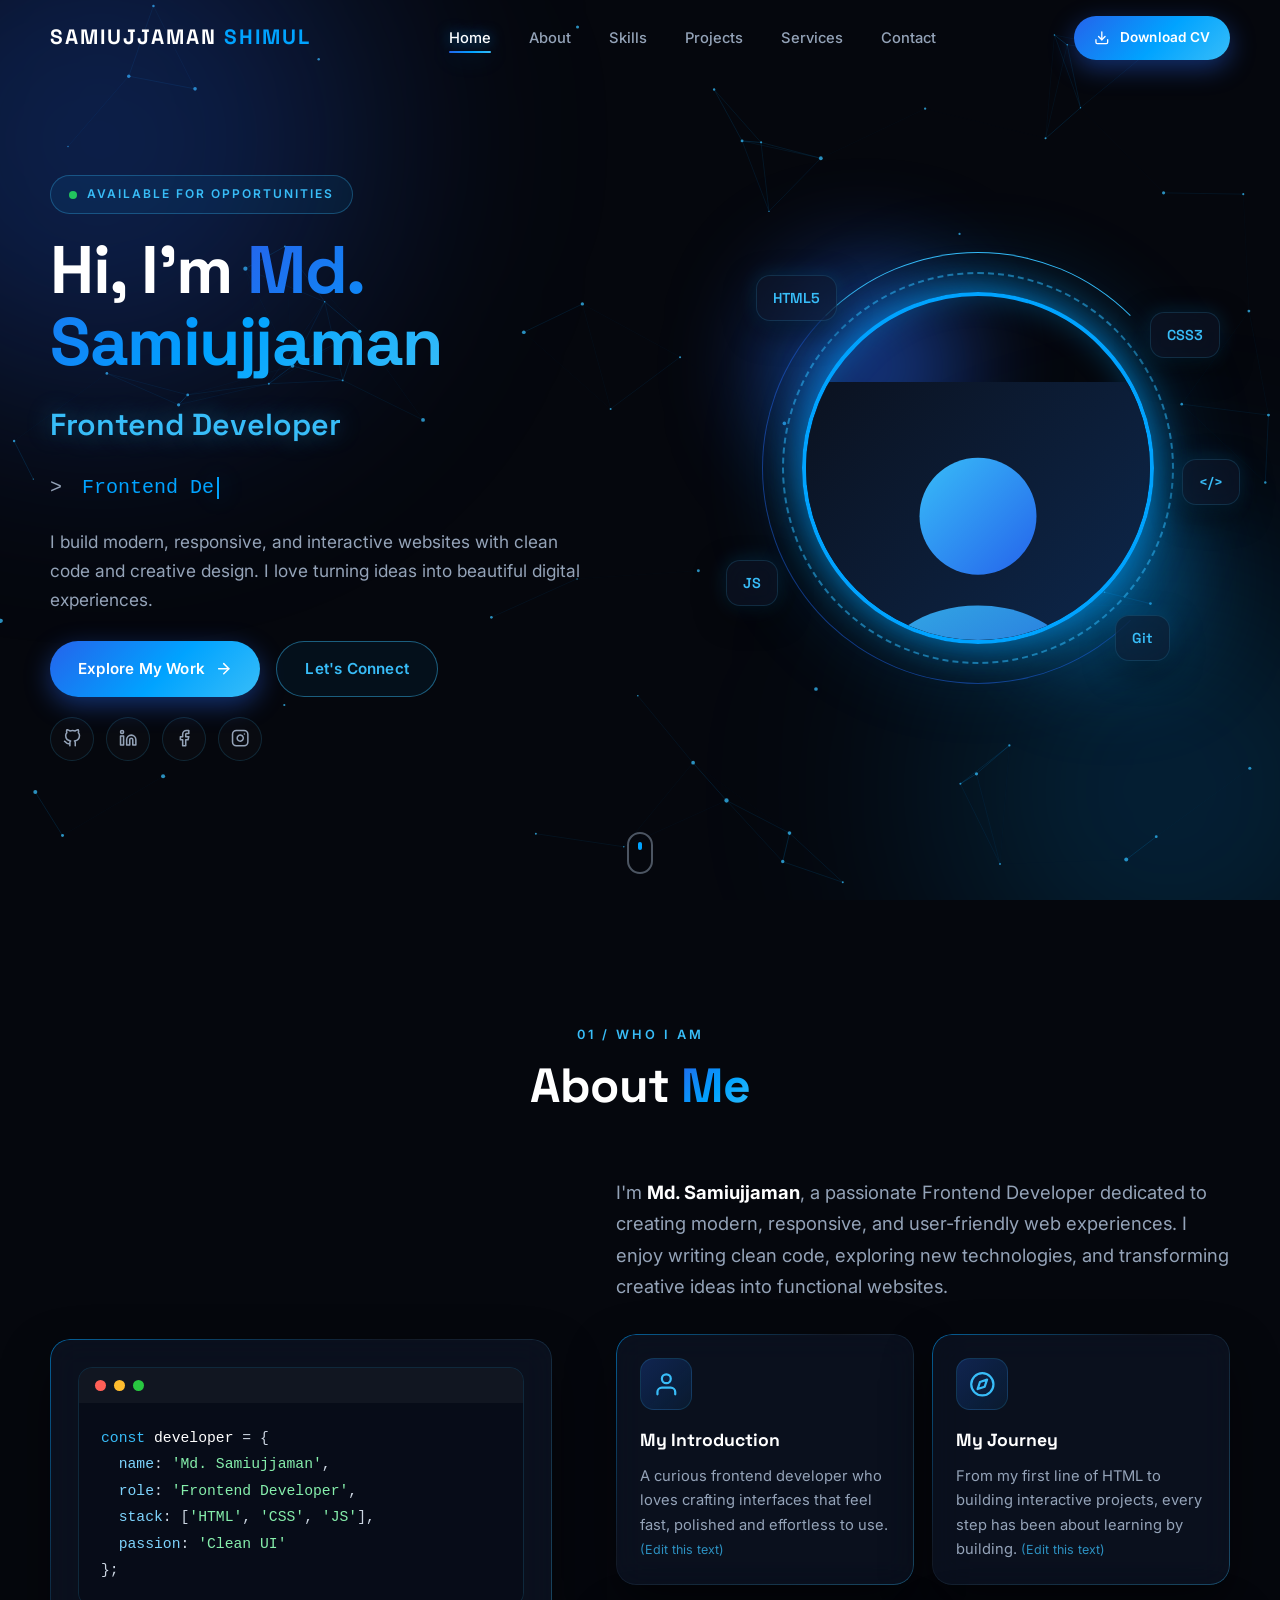
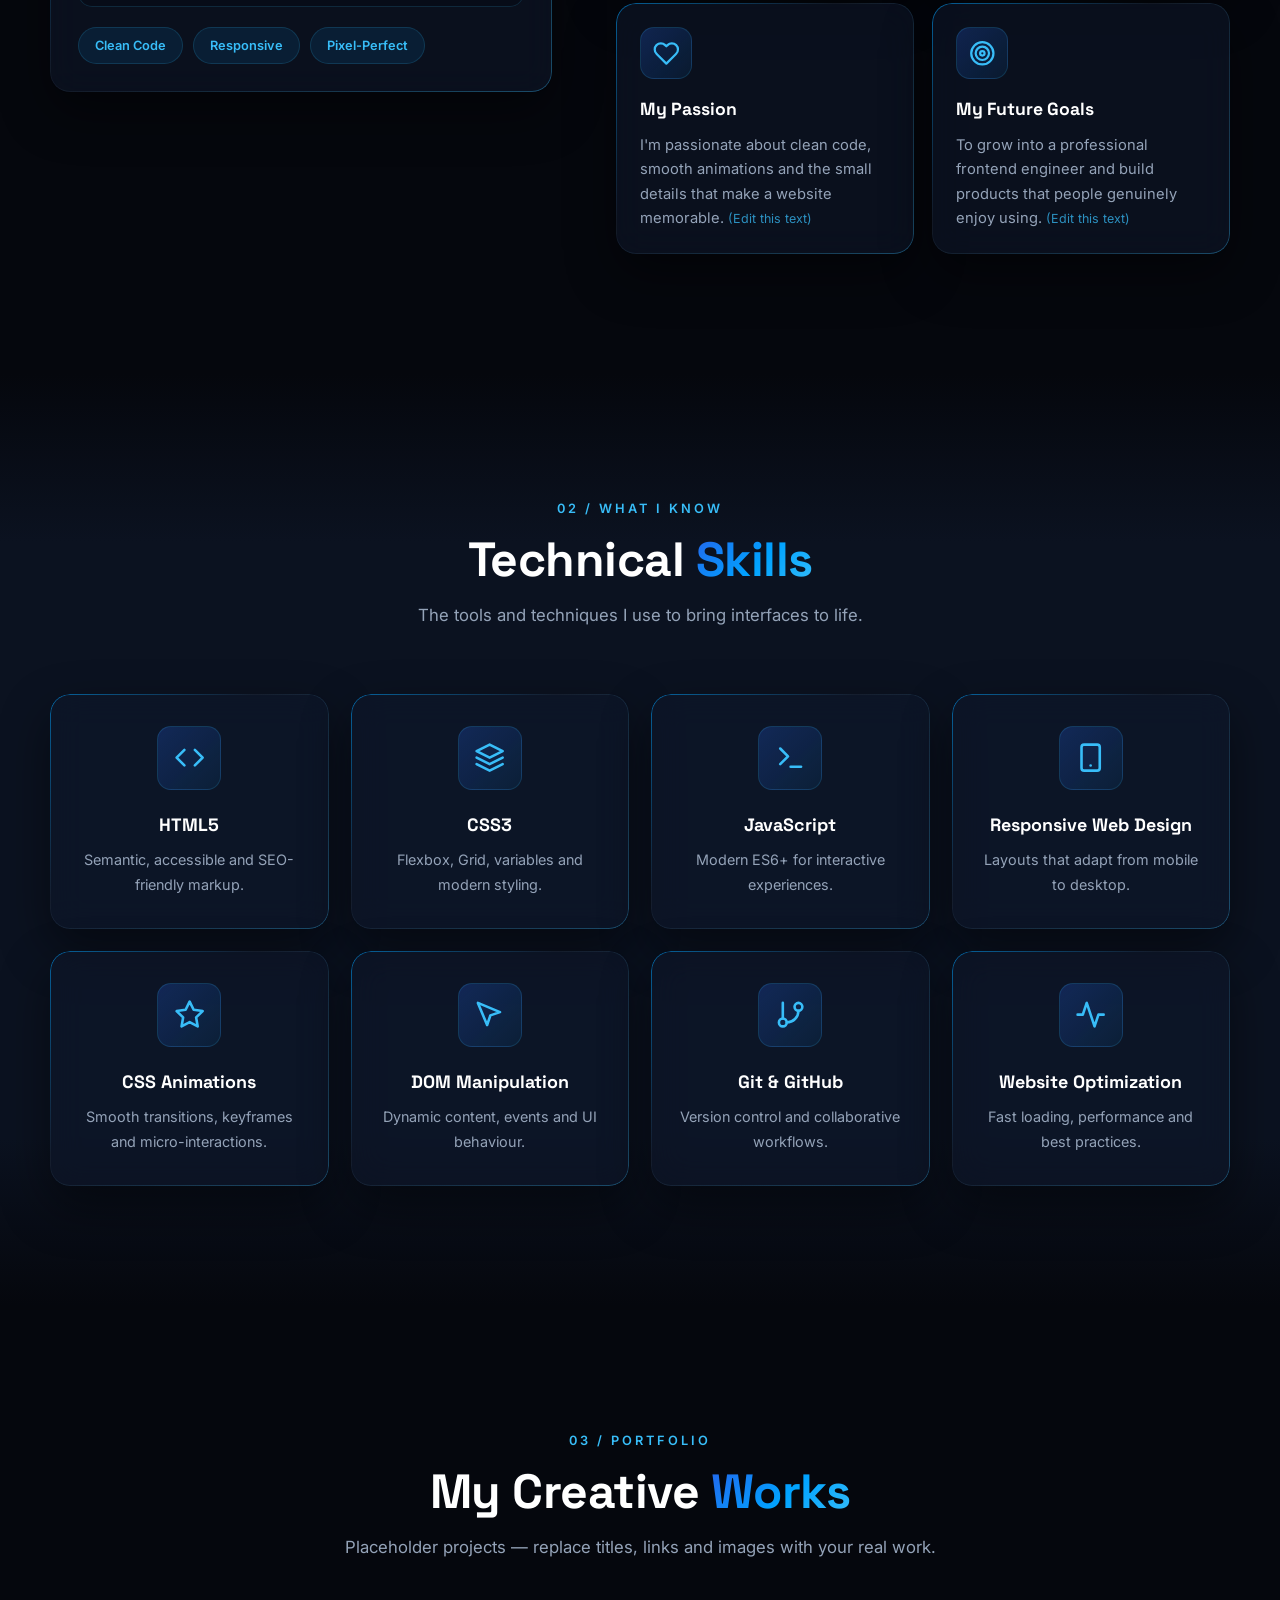
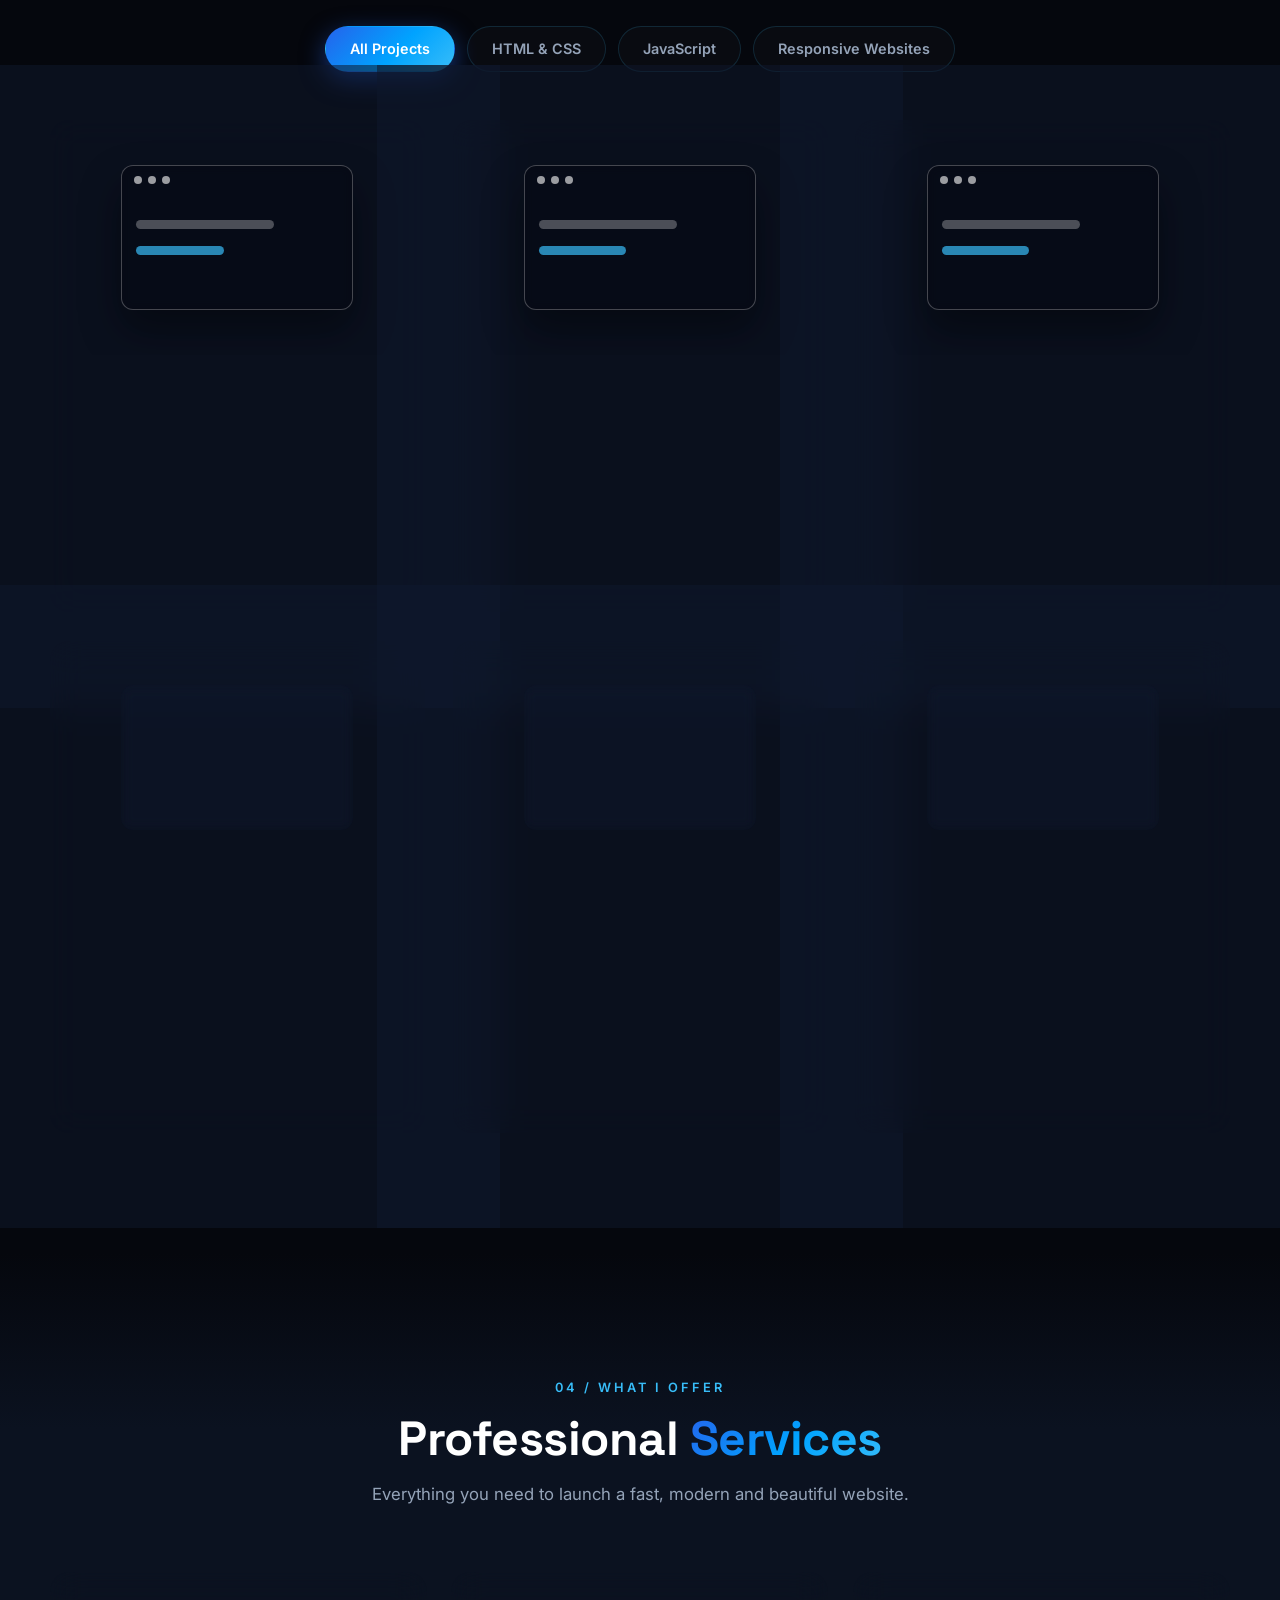
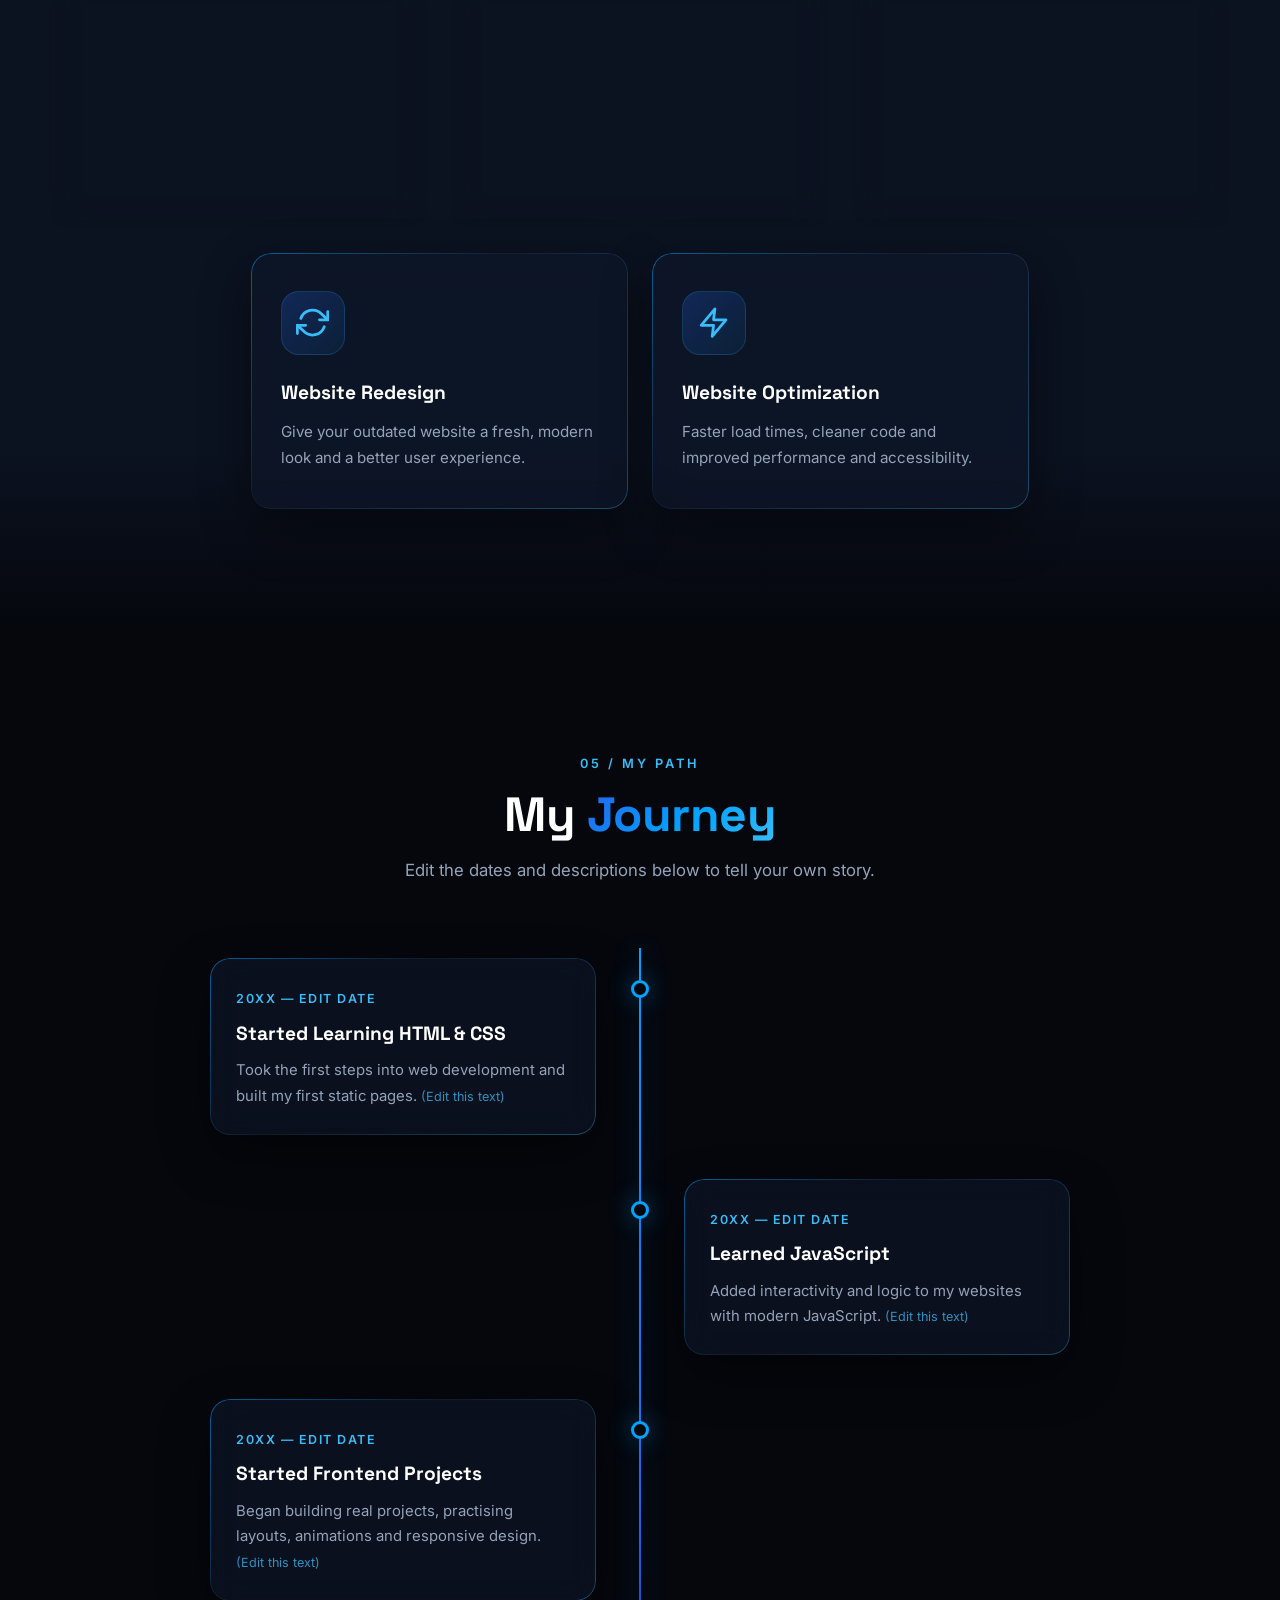
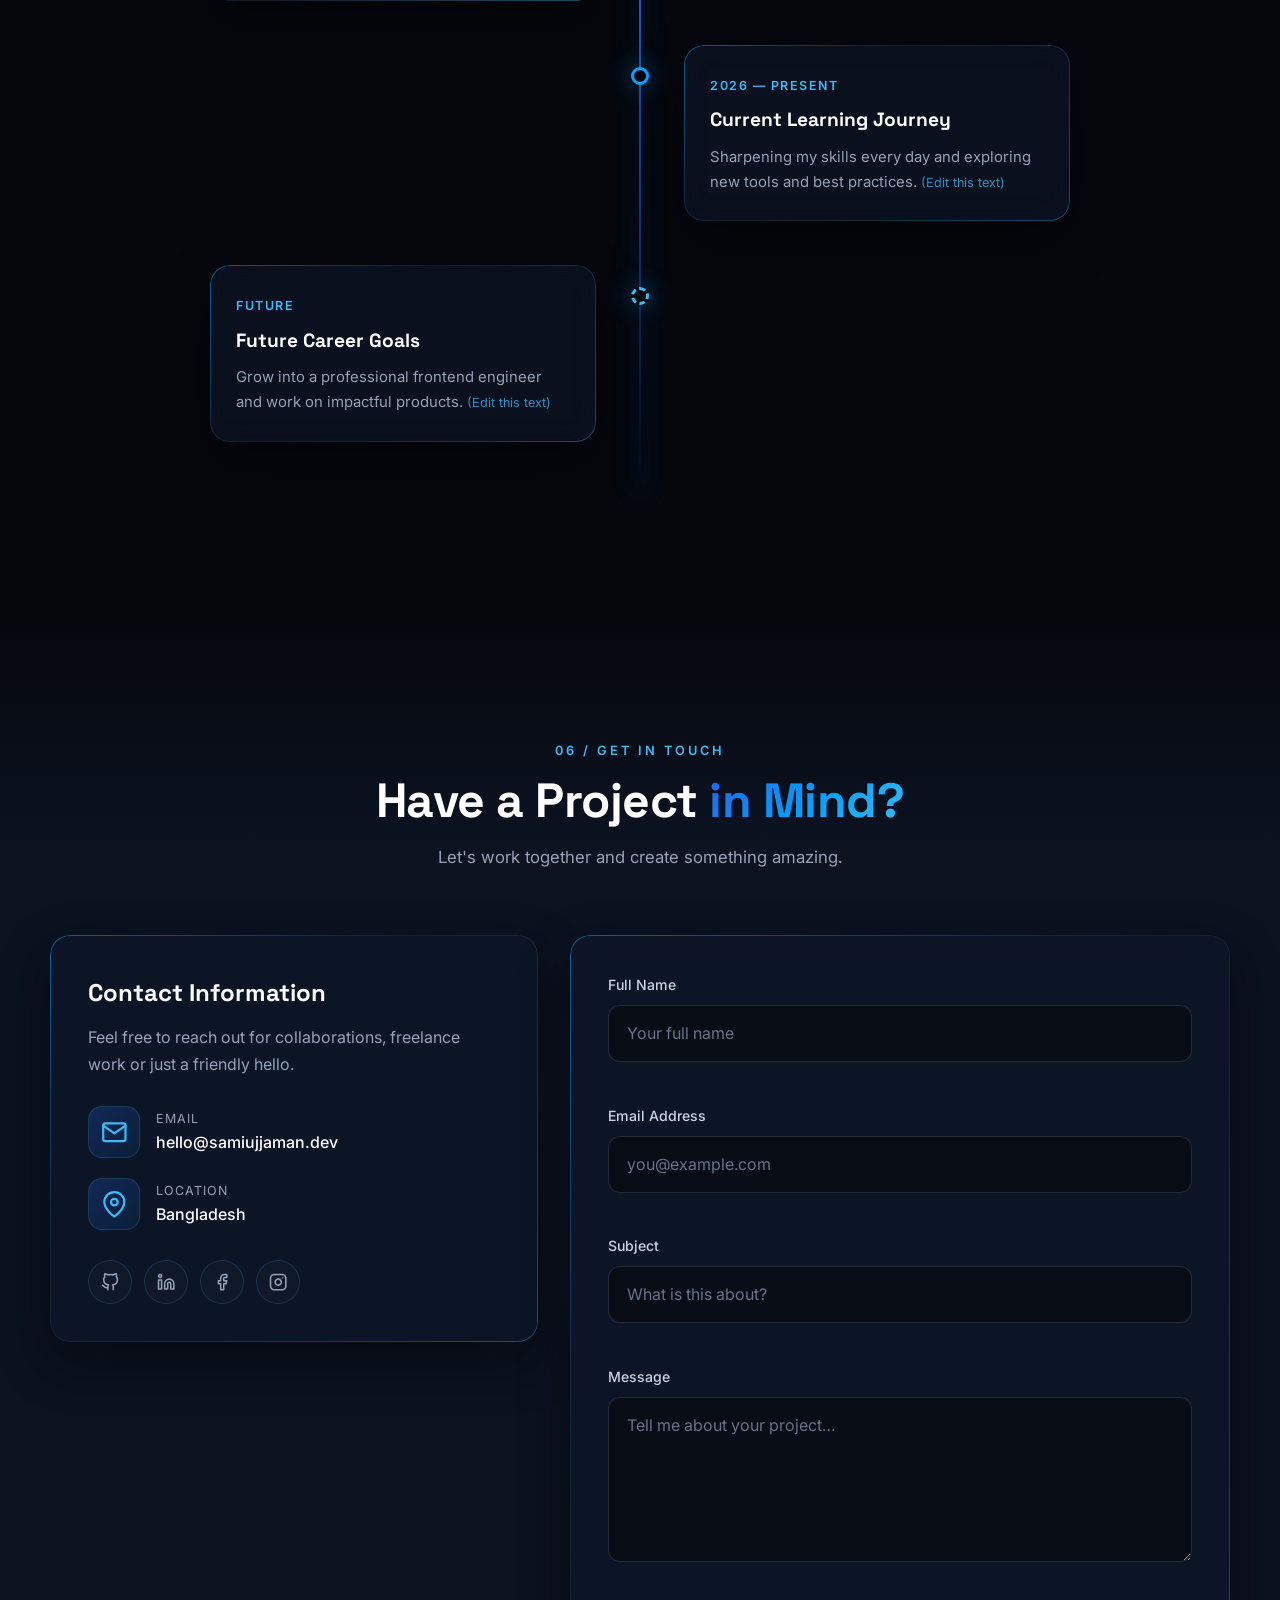
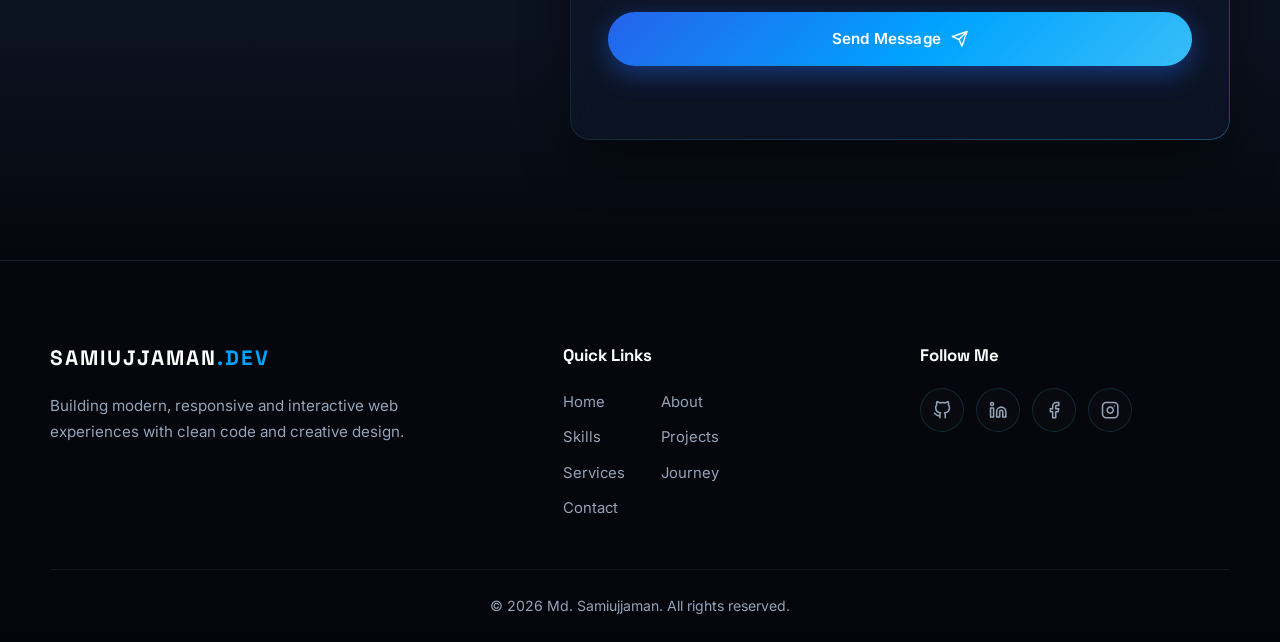
<file: index (1).html>
<!DOCTYPE html>
<html lang="en">
<head>
  <meta charset="UTF-8">
  <meta name="viewport" content="width=device-width, initial-scale=1.0">

  <!-- ============ SEO ============ -->
  <title>Md. Samiujjaman | Frontend Developer Portfolio — SAMIUJJAMAN.DEV</title>
  <meta name="description" content="Md. Samiujjaman is a Frontend Developer who builds modern, responsive and interactive websites with clean HTML, CSS and JavaScript. Explore projects, skills and services.">
  <meta name="keywords" content="Md. Samiujjaman, Frontend Developer, JavaScript Developer, Web Designer, Portfolio, HTML, CSS, Bangladesh">
  <meta name="author" content="Md. Samiujjaman">
  <meta name="theme-color" content="#05070D">
  <link rel="canonical" href="https://samiujjaman.dev/">

  <!-- Open Graph / Twitter -->
  <meta property="og:type" content="website">
  <meta property="og:title" content="Md. Samiujjaman | Frontend Developer">
  <meta property="og:description" content="Modern, responsive and interactive websites with clean code and creative design.">
  <meta property="og:url" content="https://samiujjaman.dev/">
  <meta name="twitter:card" content="summary_large_image">

  <!-- Structured data -->
  <script type="application/ld+json">
  {
    "@context": "https://schema.org",
    "@type": "Person",
    "name": "Md. Samiujjaman",
    "jobTitle": "Frontend Developer",
    "url": "https://samiujjaman.dev/",
    "sameAs": [
      "https://github.com/samiujjaman",
      "https://linkedin.com/in/samiujjaman",
      "https://facebook.com/samiujjaman",
      "https://instagram.com/samiujjaman"
    ]
  }
  </script>

  <!-- Fonts (falls back to system fonts if offline) -->
  <link rel="preconnect" href="https://fonts.googleapis.com">
  <link rel="preconnect" href="https://fonts.gstatic.com" crossorigin>
  <link href="https://fonts.googleapis.com/css2?family=Inter:wght@400;500;600;700&family=Space+Grotesk:wght@500;600;700&display=swap" rel="stylesheet">

  <link rel="stylesheet" href="style.css">
</head>
<body>

  <!-- ============ SVG ICON SPRITE ============ -->
  <svg width="0" height="0" style="position:absolute" aria-hidden="true" focusable="false">
    <symbol id="i-github" viewBox="0 0 24 24"><path d="M9 19c-5 1.5-5-2.5-7-3m14 6v-3.87a3.37 3.37 0 0 0-.94-2.61c3.14-.35 6.44-1.54 6.44-7A5.44 5.44 0 0 0 20 4.77 5.07 5.07 0 0 0 19.91 1S18.73.65 16 2.48a13.38 13.38 0 0 0-7 0C6.27.65 5.09 1 5.09 1A5.07 5.07 0 0 0 5 4.77a5.44 5.44 0 0 0-1.5 3.78c0 5.42 3.3 6.61 6.44 7A3.37 3.37 0 0 0 9 18.13V22"/></symbol>
    <symbol id="i-linkedin" viewBox="0 0 24 24"><path d="M16 8a6 6 0 0 1 6 6v7h-4v-7a2 2 0 0 0-2-2 2 2 0 0 0-2 2v7h-4v-7a6 6 0 0 1 6-6z"/><rect x="2" y="9" width="4" height="12"/><circle cx="4" cy="4" r="2"/></symbol>
    <symbol id="i-facebook" viewBox="0 0 24 24"><path d="M18 2h-3a5 5 0 0 0-5 5v3H7v4h3v8h4v-8h3l1-4h-4V7a1 1 0 0 1 1-1h3z"/></symbol>
    <symbol id="i-instagram" viewBox="0 0 24 24"><rect x="2" y="2" width="20" height="20" rx="5"/><path d="M16 11.37A4 4 0 1 1 12.63 8 4 4 0 0 1 16 11.37z"/><line x1="17.5" y1="6.5" x2="17.51" y2="6.5"/></symbol>
    <symbol id="i-mail" viewBox="0 0 24 24"><path d="M4 4h16c1.1 0 2 .9 2 2v12c0 1.1-.9 2-2 2H4c-1.1 0-2-.9-2-2V6c0-1.1.9-2 2-2z"/><polyline points="22,6 12,13 2,6"/></symbol>
    <symbol id="i-pin" viewBox="0 0 24 24"><path d="M21 10c0 7-9 13-9 13s-9-6-9-13a9 9 0 0 1 18 0z"/><circle cx="12" cy="10" r="3"/></symbol>
    <symbol id="i-code" viewBox="0 0 24 24"><polyline points="16 18 22 12 16 6"/><polyline points="8 6 2 12 8 18"/></symbol>
    <symbol id="i-layers" viewBox="0 0 24 24"><polygon points="12 2 2 7 12 12 22 7 12 2"/><polyline points="2 17 12 22 22 17"/><polyline points="2 12 12 17 22 12"/></symbol>
    <symbol id="i-terminal" viewBox="0 0 24 24"><polyline points="4 17 10 11 4 5"/><line x1="12" y1="19" x2="20" y2="19"/></symbol>
    <symbol id="i-phone" viewBox="0 0 24 24"><rect x="5" y="2" width="14" height="20" rx="2"/><line x1="12" y1="18" x2="12.01" y2="18"/></symbol>
    <symbol id="i-star" viewBox="0 0 24 24"><polygon points="12 2 15.09 8.26 22 9.27 17 14.14 18.18 21.02 12 17.77 5.82 21.02 7 14.14 2 9.27 8.91 8.26 12 2"/></symbol>
    <symbol id="i-pointer" viewBox="0 0 24 24"><path d="M3 3l7.07 16.97 2.51-7.39 7.39-2.51L3 3z"/></symbol>
    <symbol id="i-branch" viewBox="0 0 24 24"><line x1="6" y1="3" x2="6" y2="15"/><circle cx="18" cy="6" r="3"/><circle cx="6" cy="18" r="3"/><path d="M18 9a9 9 0 0 1-9 9"/></symbol>
    <symbol id="i-gauge" viewBox="0 0 24 24"><polyline points="22 12 18 12 15 21 9 3 6 12 2 12"/></symbol>
    <symbol id="i-layout" viewBox="0 0 24 24"><rect x="3" y="3" width="18" height="18" rx="2"/><line x1="3" y1="9" x2="21" y2="9"/><line x1="9" y1="21" x2="9" y2="9"/></symbol>
    <symbol id="i-zap" viewBox="0 0 24 24"><polygon points="13 2 3 14 12 14 11 22 21 10 12 10 13 2"/></symbol>
    <symbol id="i-refresh" viewBox="0 0 24 24"><polyline points="23 4 23 10 17 10"/><polyline points="1 20 1 14 7 14"/><path d="M3.51 9a9 9 0 0 1 14.85-3.36L23 10M1 14l4.64 4.36A9 9 0 0 0 20.49 15"/></symbol>
    <symbol id="i-arrow" viewBox="0 0 24 24"><line x1="5" y1="12" x2="19" y2="12"/><polyline points="12 5 19 12 12 19"/></symbol>
    <symbol id="i-up" viewBox="0 0 24 24"><line x1="12" y1="19" x2="12" y2="5"/><polyline points="5 12 12 5 19 12"/></symbol>
    <symbol id="i-download" viewBox="0 0 24 24"><path d="M21 15v4a2 2 0 0 1-2 2H5a2 2 0 0 1-2-2v-4"/><polyline points="7 10 12 15 17 10"/><line x1="12" y1="15" x2="12" y2="3"/></symbol>
    <symbol id="i-external" viewBox="0 0 24 24"><path d="M18 13v6a2 2 0 0 1-2 2H5a2 2 0 0 1-2-2V8a2 2 0 0 1 2-2h6"/><polyline points="15 3 21 3 21 9"/><line x1="10" y1="14" x2="21" y2="3"/></symbol>
    <symbol id="i-send" viewBox="0 0 24 24"><line x1="22" y1="2" x2="11" y2="13"/><polygon points="22 2 15 22 11 13 2 9 22 2"/></symbol>
    <symbol id="i-user" viewBox="0 0 24 24"><path d="M20 21v-2a4 4 0 0 0-4-4H8a4 4 0 0 0-4 4v2"/><circle cx="12" cy="7" r="4"/></symbol>
    <symbol id="i-compass" viewBox="0 0 24 24"><circle cx="12" cy="12" r="10"/><polygon points="16.24 7.76 14.12 14.12 7.76 16.24 9.88 9.88 16.24 7.76"/></symbol>
    <symbol id="i-heart" viewBox="0 0 24 24"><path d="M20.84 4.61a5.5 5.5 0 0 0-7.78 0L12 5.67l-1.06-1.06a5.5 5.5 0 0 0-7.78 7.78l1.06 1.06L12 21.23l7.78-7.78 1.06-1.06a5.5 5.5 0 0 0 0-7.78z"/></symbol>
    <symbol id="i-target" viewBox="0 0 24 24"><circle cx="12" cy="12" r="10"/><circle cx="12" cy="12" r="6"/><circle cx="12" cy="12" r="2"/></symbol>
  </svg>

  <!-- ============ PAGE LOADER ============ -->
  <div class="loader" id="loader" role="status" aria-live="polite">
    <div class="loader__inner">
      <div class="loader__logo">SAMIUJJAMAN <span>SHIMUL</span></div>
      <div class="loader__bar"><span></span></div>
      <p class="loader__text">Initializing experience…</p>
    </div>
  </div>

  <a class="skip-link" href="#main">Skip to main content</a>

  <!-- Background effects -->
  <canvas id="particles" aria-hidden="true"></canvas>
  <div class="cursor-glow" id="cursorGlow" aria-hidden="true"></div>

  <!-- ============ NAVBAR ============ -->
  <header class="navbar" id="navbar">
    <nav class="container navbar__inner" aria-label="Main navigation">
      <a href="#home" class="logo" aria-label="SAMIUJJAMAN.DEV home">SAMIUJJAMAN <span>SHIMUL</span></a>

      <ul class="nav-links" id="navLinks">
        <li><a href="#home" class="nav-link">Home</a></li>
        <li><a href="#about" class="nav-link">About</a></li>
        <li><a href="#skills" class="nav-link">Skills</a></li>
        <li><a href="#projects" class="nav-link">Projects</a></li>
        <li><a href="#services" class="nav-link">Services</a></li>
        <li><a href="#contact" class="nav-link">Contact</a></li>
        <li class="nav-cta-mobile"><a href="#" class="btn btn--primary" data-cv>
          <svg class="icon"><use href="#i-download"/></svg> Download CV</a></li>
      </ul>

      <a href="#" class="btn btn--primary btn--sm nav-cta" data-cv>
        <svg class="icon"><use href="#i-download"/></svg> Download CV
      </a>

      <button class="hamburger" id="hamburger" aria-label="Toggle menu" aria-expanded="false" aria-controls="navLinks">
        <span></span><span></span><span></span>
      </button>
    </nav>
  </header>

  <main id="main">

    <!-- ============ HERO ============ -->
    <section class="hero" id="home">
      <div class="container hero__grid">
        <div class="hero__content">
          <span class="badge reveal"><i class="badge__dot"></i> AVAILABLE FOR OPPORTUNITIES</span>
          <h1 class="hero__title reveal">Hi, I'm <span class="gradient-text">Md. Samiujjaman</span></h1>
          <h2 class="hero__role reveal">Frontend Developer</h2>
          <p class="hero__typing reveal" aria-live="off">
            <span class="hero__typing-prefix">&gt;</span>
            <span id="typingText"></span><span class="caret" aria-hidden="true"></span>
          </p>
          <p class="hero__desc reveal">I build modern, responsive, and interactive websites with clean code and creative design. I love turning ideas into beautiful digital experiences.</p>

          <div class="hero__cta reveal">
            <a href="#projects" class="btn btn--primary">Explore My Work <svg class="icon"><use href="#i-arrow"/></svg></a>
            <a href="#contact" class="btn btn--ghost">Let's Connect</a>
          </div>

          <ul class="socials reveal" aria-label="Social media">
            <li><a href="https://github.com/samiujjaman" target="_blank" rel="noopener noreferrer" aria-label="GitHub"><svg class="icon"><use href="#i-github"/></svg></a></li>
            <li><a href="https://linkedin.com/in/samiujjaman" target="_blank" rel="noopener noreferrer" aria-label="LinkedIn"><svg class="icon"><use href="#i-linkedin"/></svg></a></li>
            <li><a href="https://facebook.com/samiujjaman" target="_blank" rel="noopener noreferrer" aria-label="Facebook"><svg class="icon"><use href="#i-facebook"/></svg></a></li>
            <li><a href="https://instagram.com/samiujjaman" target="_blank" rel="noopener noreferrer" aria-label="Instagram"><svg class="icon"><use href="#i-instagram"/></svg></a></li>
          </ul>
        </div>

        <div class="hero__visual reveal">
          <div class="orb orb--1"></div>
          <div class="orb orb--2"></div>
          <div class="avatar">
            <div class="avatar__ring"></div>
            <div class="avatar__ring avatar__ring--2"></div>
            <div class="avatar__img">
              <!-- REPLACE: swap this SVG with <img src="assets/profile.jpg" alt="Md. Samiujjaman"> -->
              <svg viewBox="0 0 200 200" role="img" aria-label="Profile placeholder for Md. Samiujjaman">
                <defs>
                  <linearGradient id="avBg" x1="0" y1="0" x2="1" y2="1">
                    <stop offset="0" stop-color="#0B1220"/><stop offset="1" stop-color="#0d2a52"/>
                  </linearGradient>
                  <linearGradient id="avFg" x1="0" y1="0" x2="1" y2="1">
                    <stop offset="0" stop-color="#38BDF8"/><stop offset="1" stop-color="#2563EB"/>
                  </linearGradient>
                </defs>
                <rect width="200" height="200" fill="url(#avBg)"/>
                <circle cx="100" cy="78" r="34" fill="url(#avFg)"/>
                <path d="M30 200c0-44 31-70 70-70s70 26 70 70z" fill="url(#avFg)" opacity=".9"/>
              </svg>
            </div>
          </div>

          <span class="float-chip float-chip--1">HTML5</span>
          <span class="float-chip float-chip--2">CSS3</span>
          <span class="float-chip float-chip--3">JS</span>
          <span class="float-chip float-chip--4">Git</span>
          <span class="float-chip float-chip--5">&lt;/&gt;</span>
        </div>
      </div>

      <a href="#about" class="scroll-hint" aria-label="Scroll to About section"><span></span></a>
    </section>

    <!-- ============ ABOUT ============ -->
    <section class="section" id="about">
      <div class="container">
        <header class="section__head reveal">
          <span class="eyebrow">01 / Who I am</span>
          <h2 class="section__title">About <span class="gradient-text">Me</span></h2>
        </header>

        <div class="about__grid">
          <div class="about__media reveal">
            <div class="about__frame glass">
              <!-- REPLACE: put a second photo here, e.g. <img src="assets/about.jpg" alt="..."> -->
              <div class="about__art" aria-hidden="true">
                <div class="code-window">
                  <div class="code-window__bar"><i></i><i></i><i></i></div>
                  <pre><code><span class="c-k">const</span> <span class="c-v">developer</span> = {
  <span class="c-p">name</span>: <span class="c-s">'Md. Samiujjaman'</span>,
  <span class="c-p">role</span>: <span class="c-s">'Frontend Developer'</span>,
  <span class="c-p">stack</span>: [<span class="c-s">'HTML'</span>, <span class="c-s">'CSS'</span>, <span class="c-s">'JS'</span>],
  <span class="c-p">passion</span>: <span class="c-s">'Clean UI'</span>
};</code></pre>
                </div>
              </div>
              <div class="about__tags">
                <span>Clean Code</span><span>Responsive</span><span>Pixel-Perfect</span>
              </div>
            </div>
          </div>

          <div class="about__content">
            <p class="about__lead reveal">I'm <strong>Md. Samiujjaman</strong>, a passionate Frontend Developer dedicated to creating modern, responsive, and user-friendly web experiences. I enjoy writing clean code, exploring new technologies, and transforming creative ideas into functional websites.</p>

            <div class="about__cards">
              <article class="mini-card glass reveal">
                <span class="icon-box"><svg class="icon"><use href="#i-user"/></svg></span>
                <h3>My Introduction</h3>
                <p>A curious frontend developer who loves crafting interfaces that feel fast, polished and effortless to use. <em class="ph">(Edit this text)</em></p>
              </article>
              <article class="mini-card glass reveal">
                <span class="icon-box"><svg class="icon"><use href="#i-compass"/></svg></span>
                <h3>My Journey</h3>
                <p>From my first line of HTML to building interactive projects, every step has been about learning by building. <em class="ph">(Edit this text)</em></p>
              </article>
              <article class="mini-card glass reveal">
                <span class="icon-box"><svg class="icon"><use href="#i-heart"/></svg></span>
                <h3>My Passion</h3>
                <p>I'm passionate about clean code, smooth animations and the small details that make a website memorable. <em class="ph">(Edit this text)</em></p>
              </article>
              <article class="mini-card glass reveal">
                <span class="icon-box"><svg class="icon"><use href="#i-target"/></svg></span>
                <h3>My Future Goals</h3>
                <p>To grow into a professional frontend engineer and build products that people genuinely enjoy using. <em class="ph">(Edit this text)</em></p>
              </article>
            </div>
          </div>
        </div>
      </div>
    </section>

    <!-- ============ SKILLS ============ -->
    <section class="section section--alt" id="skills">
      <div class="container">
        <header class="section__head reveal">
          <span class="eyebrow">02 / What I know</span>
          <h2 class="section__title">Technical <span class="gradient-text">Skills</span></h2>
          <p class="section__sub">The tools and techniques I use to bring interfaces to life.</p>
        </header>

        <div class="skills__grid">
          <article class="skill-card glass tilt reveal">
            <span class="icon-box"><svg class="icon"><use href="#i-code"/></svg></span>
            <h3>HTML5</h3>
            <p>Semantic, accessible and SEO-friendly markup.</p>
          </article>
          <article class="skill-card glass tilt reveal">
            <span class="icon-box"><svg class="icon"><use href="#i-layers"/></svg></span>
            <h3>CSS3</h3>
            <p>Flexbox, Grid, variables and modern styling.</p>
          </article>
          <article class="skill-card glass tilt reveal">
            <span class="icon-box"><svg class="icon"><use href="#i-terminal"/></svg></span>
            <h3>JavaScript</h3>
            <p>Modern ES6+ for interactive experiences.</p>
          </article>
          <article class="skill-card glass tilt reveal">
            <span class="icon-box"><svg class="icon"><use href="#i-phone"/></svg></span>
            <h3>Responsive Web Design</h3>
            <p>Layouts that adapt from mobile to desktop.</p>
          </article>
          <article class="skill-card glass tilt reveal">
            <span class="icon-box"><svg class="icon"><use href="#i-star"/></svg></span>
            <h3>CSS Animations</h3>
            <p>Smooth transitions, keyframes and micro-interactions.</p>
          </article>
          <article class="skill-card glass tilt reveal">
            <span class="icon-box"><svg class="icon"><use href="#i-pointer"/></svg></span>
            <h3>DOM Manipulation</h3>
            <p>Dynamic content, events and UI behaviour.</p>
          </article>
          <article class="skill-card glass tilt reveal">
            <span class="icon-box"><svg class="icon"><use href="#i-branch"/></svg></span>
            <h3>Git &amp; GitHub</h3>
            <p>Version control and collaborative workflows.</p>
          </article>
          <article class="skill-card glass tilt reveal">
            <span class="icon-box"><svg class="icon"><use href="#i-gauge"/></svg></span>
            <h3>Website Optimization</h3>
            <p>Fast loading, performance and best practices.</p>
          </article>
        </div>
      </div>
    </section>

    <!-- ============ PROJECTS ============ -->
    <section class="section" id="projects">
      <div class="container">
        <header class="section__head reveal">
          <span class="eyebrow">03 / Portfolio</span>
          <h2 class="section__title">My Creative <span class="gradient-text">Works</span></h2>
          <p class="section__sub">Placeholder projects — replace titles, links and images with your real work.</p>
        </header>

        <div class="filters reveal" role="tablist" aria-label="Filter projects">
          <button class="filter-btn is-active" data-filter="all" role="tab" aria-selected="true">All Projects</button>
          <button class="filter-btn" data-filter="html-css" role="tab" aria-selected="false">HTML &amp; CSS</button>
          <button class="filter-btn" data-filter="javascript" role="tab" aria-selected="false">JavaScript</button>
          <button class="filter-btn" data-filter="responsive" role="tab" aria-selected="false">Responsive Websites</button>
        </div>

        <div class="projects__grid" id="projectsGrid">

          <!-- Project 1 -->
          <article class="project glass" data-category="html-css responsive">
            <div class="project__media pm-1">
              <!-- REPLACE: <img src="assets/project-1.jpg" alt="Project 1 preview"> -->
              <div class="mock"><i></i><i></i><i></i><b></b><b></b></div>
              <div class="project__overlay">
                <a href="#" class="btn btn--primary btn--sm" target="_blank" rel="noopener noreferrer">Live Demo <svg class="icon"><use href="#i-external"/></svg></a>
              </div>
            </div>
            <div class="project__body">
              <h3>Business Landing Page</h3>
              <p>A clean, conversion-focused landing page with a modern layout and smooth sections.</p>
              <ul class="tags"><li>HTML5</li><li>CSS3</li><li>Responsive</li></ul>
              <div class="project__links">
                <a href="#" class="btn btn--primary btn--sm" target="_blank" rel="noopener noreferrer">Live Demo</a>
                <a href="#" class="btn btn--ghost btn--sm" target="_blank" rel="noopener noreferrer"><svg class="icon"><use href="#i-github"/></svg> Source Code</a>
              </div>
            </div>
          </article>

          <!-- Project 2 -->
          <article class="project glass" data-category="javascript">
            <div class="project__media pm-2">
              <div class="mock"><i></i><i></i><i></i><b></b><b></b></div>
              <div class="project__overlay">
                <a href="#" class="btn btn--primary btn--sm" target="_blank" rel="noopener noreferrer">Live Demo <svg class="icon"><use href="#i-external"/></svg></a>
              </div>
            </div>
            <div class="project__body">
              <h3>Interactive To-Do App</h3>
              <p>Add, complete and delete tasks with local storage so nothing gets lost on refresh.</p>
              <ul class="tags"><li>JavaScript</li><li>DOM</li><li>LocalStorage</li></ul>
              <div class="project__links">
                <a href="#" class="btn btn--primary btn--sm" target="_blank" rel="noopener noreferrer">Live Demo</a>
                <a href="#" class="btn btn--ghost btn--sm" target="_blank" rel="noopener noreferrer"><svg class="icon"><use href="#i-github"/></svg> Source Code</a>
              </div>
            </div>
          </article>

          <!-- Project 3 -->
          <article class="project glass" data-category="javascript responsive">
            <div class="project__media pm-3">
              <div class="mock"><i></i><i></i><i></i><b></b><b></b></div>
              <div class="project__overlay">
                <a href="#" class="btn btn--primary btn--sm" target="_blank" rel="noopener noreferrer">Live Demo <svg class="icon"><use href="#i-external"/></svg></a>
              </div>
            </div>
            <div class="project__body">
              <h3>Weather Dashboard</h3>
              <p>Search any city and see live weather details in a beautiful, responsive interface.</p>
              <ul class="tags"><li>JavaScript</li><li>API</li><li>Responsive</li></ul>
              <div class="project__links">
                <a href="#" class="btn btn--primary btn--sm" target="_blank" rel="noopener noreferrer">Live Demo</a>
                <a href="#" class="btn btn--ghost btn--sm" target="_blank" rel="noopener noreferrer"><svg class="icon"><use href="#i-github"/></svg> Source Code</a>
              </div>
            </div>
          </article>

          <!-- Project 4 -->
          <article class="project glass" data-category="html-css">
            <div class="project__media pm-4">
              <div class="mock"><i></i><i></i><i></i><b></b><b></b></div>
              <div class="project__overlay">
                <a href="#" class="btn btn--primary btn--sm" target="_blank" rel="noopener noreferrer">Live Demo <svg class="icon"><use href="#i-external"/></svg></a>
              </div>
            </div>
            <div class="project__body">
              <h3>Restaurant Website</h3>
              <p>A tasty static website featuring a menu grid, gallery and reservation section.</p>
              <ul class="tags"><li>HTML5</li><li>CSS3</li><li>Flexbox</li></ul>
              <div class="project__links">
                <a href="#" class="btn btn--primary btn--sm" target="_blank" rel="noopener noreferrer">Live Demo</a>
                <a href="#" class="btn btn--ghost btn--sm" target="_blank" rel="noopener noreferrer"><svg class="icon"><use href="#i-github"/></svg> Source Code</a>
              </div>
            </div>
          </article>

          <!-- Project 5 -->
          <article class="project glass" data-category="responsive html-css">
            <div class="project__media pm-5">
              <div class="mock"><i></i><i></i><i></i><b></b><b></b></div>
              <div class="project__overlay">
                <a href="#" class="btn btn--primary btn--sm" target="_blank" rel="noopener noreferrer">Live Demo <svg class="icon"><use href="#i-external"/></svg></a>
              </div>
            </div>
            <div class="project__body">
              <h3>Agency Portfolio Template</h3>
              <p>A fully responsive multi-section template built with CSS Grid and modern design.</p>
              <ul class="tags"><li>CSS Grid</li><li>Responsive</li><li>UI Design</li></ul>
              <div class="project__links">
                <a href="#" class="btn btn--primary btn--sm" target="_blank" rel="noopener noreferrer">Live Demo</a>
                <a href="#" class="btn btn--ghost btn--sm" target="_blank" rel="noopener noreferrer"><svg class="icon"><use href="#i-github"/></svg> Source Code</a>
              </div>
            </div>
          </article>

          <!-- Project 6 -->
          <article class="project glass" data-category="javascript">
            <div class="project__media pm-6">
              <div class="mock"><i></i><i></i><i></i><b></b><b></b></div>
              <div class="project__overlay">
                <a href="#" class="btn btn--primary btn--sm" target="_blank" rel="noopener noreferrer">Live Demo <svg class="icon"><use href="#i-external"/></svg></a>
              </div>
            </div>
            <div class="project__body">
              <h3>Quiz Game</h3>
              <p>A timed multiple-choice quiz with scoring, progress tracking and result summary.</p>
              <ul class="tags"><li>JavaScript</li><li>ES6</li><li>Logic</li></ul>
              <div class="project__links">
                <a href="#" class="btn btn--primary btn--sm" target="_blank" rel="noopener noreferrer">Live Demo</a>
                <a href="#" class="btn btn--ghost btn--sm" target="_blank" rel="noopener noreferrer"><svg class="icon"><use href="#i-github"/></svg> Source Code</a>
              </div>
            </div>
          </article>
        </div>
      </div>
    </section>

    <!-- ============ SERVICES ============ -->
    <section class="section section--alt" id="services">
      <div class="container">
        <header class="section__head reveal">
          <span class="eyebrow">04 / What I offer</span>
          <h2 class="section__title">Professional <span class="gradient-text">Services</span></h2>
          <p class="section__sub">Everything you need to launch a fast, modern and beautiful website.</p>
        </header>

        <div class="services__grid">
          <article class="service glass reveal">
            <span class="icon-box icon-box--lg"><svg class="icon"><use href="#i-code"/></svg></span>
            <h3>Frontend Web Development</h3>
            <p>Pixel-perfect interfaces built with clean, maintainable HTML, CSS and JavaScript.</p>
          </article>
          <article class="service glass reveal">
            <span class="icon-box icon-box--lg"><svg class="icon"><use href="#i-phone"/></svg></span>
            <h3>Responsive Website Design</h3>
            <p>Websites that look and work great on every phone, tablet and desktop screen.</p>
          </article>
          <article class="service glass reveal">
            <span class="icon-box icon-box--lg"><svg class="icon"><use href="#i-layout"/></svg></span>
            <h3>Landing Page Development</h3>
            <p>High-impact landing pages designed to grab attention and drive action.</p>
          </article>
          <article class="service glass reveal">
            <span class="icon-box icon-box--lg"><svg class="icon"><use href="#i-refresh"/></svg></span>
            <h3>Website Redesign</h3>
            <p>Give your outdated website a fresh, modern look and a better user experience.</p>
          </article>
          <article class="service glass reveal">
            <span class="icon-box icon-box--lg"><svg class="icon"><use href="#i-zap"/></svg></span>
            <h3>Website Optimization</h3>
            <p>Faster load times, cleaner code and improved performance and accessibility.</p>
          </article>
        </div>
      </div>
    </section>

    <!-- ============ JOURNEY ============ -->
    <section class="section" id="journey">
      <div class="container">
        <header class="section__head reveal">
          <span class="eyebrow">05 / My path</span>
          <h2 class="section__title">My <span class="gradient-text">Journey</span></h2>
          <p class="section__sub">Edit the dates and descriptions below to tell your own story.</p>
        </header>

        <ol class="timeline">
          <li class="timeline__item reveal">
            <span class="timeline__dot"></span>
            <div class="timeline__card glass">
              <time>20XX — Edit date</time>
              <h3>Started Learning HTML &amp; CSS</h3>
              <p>Took the first steps into web development and built my first static pages. <em class="ph">(Edit this text)</em></p>
            </div>
          </li>
          <li class="timeline__item reveal">
            <span class="timeline__dot"></span>
            <div class="timeline__card glass">
              <time>20XX — Edit date</time>
              <h3>Learned JavaScript</h3>
              <p>Added interactivity and logic to my websites with modern JavaScript. <em class="ph">(Edit this text)</em></p>
            </div>
          </li>
          <li class="timeline__item reveal">
            <span class="timeline__dot"></span>
            <div class="timeline__card glass">
              <time>20XX — Edit date</time>
              <h3>Started Frontend Projects</h3>
              <p>Began building real projects, practising layouts, animations and responsive design. <em class="ph">(Edit this text)</em></p>
            </div>
          </li>
          <li class="timeline__item reveal">
            <span class="timeline__dot"></span>
            <div class="timeline__card glass">
              <time>2026 — Present</time>
              <h3>Current Learning Journey</h3>
              <p>Sharpening my skills every day and exploring new tools and best practices. <em class="ph">(Edit this text)</em></p>
            </div>
          </li>
          <li class="timeline__item reveal">
            <span class="timeline__dot timeline__dot--future"></span>
            <div class="timeline__card glass">
              <time>Future</time>
              <h3>Future Career Goals</h3>
              <p>Grow into a professional frontend engineer and work on impactful products. <em class="ph">(Edit this text)</em></p>
            </div>
          </li>
        </ol>
      </div>
    </section>

    <!-- ============ CONTACT ============ -->
    <section class="section section--alt" id="contact">
      <div class="container">
        <header class="section__head reveal">
          <span class="eyebrow">06 / Get in touch</span>
          <h2 class="section__title">Have a Project <span class="gradient-text">in Mind?</span></h2>
          <p class="section__sub">Let's work together and create something amazing.</p>
        </header>

        <div class="contact__grid">
          <aside class="contact__info glass reveal">
            <h3>Contact Information</h3>
            <p>Feel free to reach out for collaborations, freelance work or just a friendly hello.</p>
            <ul class="contact__list">
              <li><span class="icon-box"><svg class="icon"><use href="#i-mail"/></svg></span>
                <div><small>Email</small><a href="mailto:hello@samiujjaman.dev">hello@samiujjaman.dev</a></div></li>
              <li><span class="icon-box"><svg class="icon"><use href="#i-pin"/></svg></span>
                <div><small>Location</small><span>Bangladesh</span></div></li>
            </ul>
            <ul class="socials" aria-label="Social media">
              <li><a href="https://github.com/samiujjaman" target="_blank" rel="noopener noreferrer" aria-label="GitHub"><svg class="icon"><use href="#i-github"/></svg></a></li>
              <li><a href="https://linkedin.com/in/samiujjaman" target="_blank" rel="noopener noreferrer" aria-label="LinkedIn"><svg class="icon"><use href="#i-linkedin"/></svg></a></li>
              <li><a href="https://facebook.com/samiujjaman" target="_blank" rel="noopener noreferrer" aria-label="Facebook"><svg class="icon"><use href="#i-facebook"/></svg></a></li>
              <li><a href="https://instagram.com/samiujjaman" target="_blank" rel="noopener noreferrer" aria-label="Instagram"><svg class="icon"><use href="#i-instagram"/></svg></a></li>
            </ul>
          </aside>

          <form class="contact__form glass reveal" id="contactForm" novalidate>
            <div class="field">
              <label for="name">Full Name</label>
              <input type="text" id="name" name="name" placeholder="Your full name" autocomplete="name" required aria-describedby="name-err">
              <small class="field__error" id="name-err" role="alert"></small>
            </div>
            <div class="field">
              <label for="email">Email Address</label>
              <input type="email" id="email" name="email" placeholder="you@example.com" autocomplete="email" required aria-describedby="email-err">
              <small class="field__error" id="email-err" role="alert"></small>
            </div>
            <div class="field">
              <label for="subject">Subject</label>
              <input type="text" id="subject" name="subject" placeholder="What is this about?" required aria-describedby="subject-err">
              <small class="field__error" id="subject-err" role="alert"></small>
            </div>
            <div class="field">
              <label for="message">Message</label>
              <textarea id="message" name="message" rows="5" placeholder="Tell me about your project…" required aria-describedby="message-err"></textarea>
              <small class="field__error" id="message-err" role="alert"></small>
            </div>
            <button type="submit" class="btn btn--primary btn--block">Send Message <svg class="icon"><use href="#i-send"/></svg></button>
            <p class="form__status" id="formStatus" role="status" aria-live="polite"></p>
          </form>
        </div>
      </div>
    </section>
  </main>

  <!-- ============ FOOTER ============ -->
  <footer class="footer">
    <div class="container footer__grid">
      <div class="footer__brand">
        <a href="#home" class="logo">SAMIUJJAMAN<span>.DEV</span></a>
        <p>Building modern, responsive and interactive web experiences with clean code and creative design.</p>
      </div>

      <nav class="footer__nav" aria-label="Footer navigation">
        <h4>Quick Links</h4>
        <ul>
          <li><a href="#home">Home</a></li>
          <li><a href="#about">About</a></li>
          <li><a href="#skills">Skills</a></li>
          <li><a href="#projects">Projects</a></li>
          <li><a href="#services">Services</a></li>
          <li><a href="#journey">Journey</a></li>
          <li><a href="#contact">Contact</a></li>
        </ul>
      </nav>

      <div class="footer__social">
        <h4>Follow Me</h4>
        <ul class="socials" aria-label="Social media">
          <li><a href="https://github.com/samiujjaman" target="_blank" rel="noopener noreferrer" aria-label="GitHub"><svg class="icon"><use href="#i-github"/></svg></a></li>
          <li><a href="https://linkedin.com/in/samiujjaman" target="_blank" rel="noopener noreferrer" aria-label="LinkedIn"><svg class="icon"><use href="#i-linkedin"/></svg></a></li>
          <li><a href="https://facebook.com/samiujjaman" target="_blank" rel="noopener noreferrer" aria-label="Facebook"><svg class="icon"><use href="#i-facebook"/></svg></a></li>
          <li><a href="https://instagram.com/samiujjaman" target="_blank" rel="noopener noreferrer" aria-label="Instagram"><svg class="icon"><use href="#i-instagram"/></svg></a></li>
        </ul>
      </div>
    </div>
    <div class="container footer__bottom">
      <p>&copy; 2026 Md. Samiujjaman. All rights reserved.</p>
    </div>
  </footer>

  <button class="back-top" id="backTop" aria-label="Back to top"><svg class="icon"><use href="#i-up"/></svg></button>

  <script src="script.js"></script>
</body>
</html>
</file>
<file: style.css>
/* ==========================================================
   SAMIUJJAMAN.DEV — Premium Futuristic Portfolio
   Table of contents
   01. Design tokens & reset
   02. Utilities (container, buttons, glass, badges)
   03. Loader, cursor glow, particles
   04. Navbar
   05. Hero
   06. Sections: About, Skills, Projects, Services, Timeline
   07. Contact
   08. Footer & back-to-top
   09. Reveal animations
   10. Responsive
   ========================================================== */

/* ---------- 01. DESIGN TOKENS & RESET ---------- */
:root {
  --bg: #05070D;
  --bg-2: #0B1220;
  --primary: #2563EB;
  --neon: #00A3FF;
  --accent: #38BDF8;
  --text: #FFFFFF;
  --muted: #94A3B8;

  --glass: rgba(15, 25, 45, .55);
  --border: rgba(56, 189, 248, .16);
  --glow: 0 0 24px rgba(0, 163, 255, .45);
  --grad: linear-gradient(135deg, #2563EB 0%, #00A3FF 55%, #38BDF8 100%);

  --font-body: 'Inter', system-ui, -apple-system, 'Segoe UI', Roboto, sans-serif;
  --font-head: 'Space Grotesk', 'Inter', system-ui, sans-serif;

  --radius: 20px;
  --nav-h: 76px;
  --ease: cubic-bezier(.22, .8, .24, 1);
}

*,
*::before,
*::after {
  box-sizing: border-box;
  margin: 0;
  padding: 0;
}

html {
  scroll-behavior: smooth;
  scroll-padding-top: calc(var(--nav-h) + 10px);
  -webkit-text-size-adjust: 100%;
}

body {
  font-family: var(--font-body);
  background: var(--bg);
  color: var(--text);
  line-height: 1.7;
  overflow-x: hidden;
  -webkit-font-smoothing: antialiased;
}

body.no-scroll {
  overflow: hidden;
}

img,
svg {
  display: block;
  max-width: 100%;
}

ul,
ol {
  list-style: none;
}

a {
  color: inherit;
  text-decoration: none;
}

button,
input,
textarea {
  font: inherit;
  color: inherit;
}

button {
  cursor: pointer;
  border: none;
  background: none;
}

::selection {
  background: var(--neon);
  color: #000;
}

:focus-visible {
  outline: 2px solid var(--accent);
  outline-offset: 3px;
  border-radius: 6px;
}

::-webkit-scrollbar {
  width: 10px;
}

::-webkit-scrollbar-track {
  background: var(--bg);
}

::-webkit-scrollbar-thumb {
  background: linear-gradient(var(--primary), var(--neon));
  border-radius: 10px;
}

.icon {
  width: 1.15em;
  height: 1.15em;
  fill: none;
  stroke: currentColor;
  stroke-width: 2;
  stroke-linecap: round;
  stroke-linejoin: round;
  flex-shrink: 0;
}

.skip-link {
  position: fixed;
  left: 16px;
  top: -60px;
  z-index: 3000;
  background: var(--neon);
  color: #000;
  padding: 10px 16px;
  border-radius: 8px;
  font-weight: 600;
  transition: top .25s;
}

.skip-link:focus {
  top: 14px;
}

/* ---------- 02. UTILITIES ---------- */
.container {
  width: min(1180px, 100% - 40px);
  margin-inline: auto;
  position: relative;
  z-index: 2;
}

.gradient-text {
  background: var(--grad);
  -webkit-background-clip: text;
  background-clip: text;
  -webkit-text-fill-color: transparent;
  color: transparent;
}

/* Glass card with gradient border */
.glass {
  position: relative;
  background: var(--glass);
  backdrop-filter: blur(16px);
  -webkit-backdrop-filter: blur(16px);
  border-radius: var(--radius);
  box-shadow: 0 20px 50px rgba(0, 0, 0, .45);
  transition: transform .4s var(--ease), box-shadow .4s var(--ease);
}

.glass::before {
  content: "";
  position: absolute;
  inset: 0;
  border-radius: inherit;
  padding: 1px;
  background: linear-gradient(135deg, rgba(0, 163, 255, .55), rgba(255, 255, 255, .04) 40%, rgba(56, 189, 248, .35));
  -webkit-mask: linear-gradient(#000 0 0) content-box, linear-gradient(#000 0 0);
  -webkit-mask-composite: xor;
  mask-composite: exclude;
  pointer-events: none;
  transition: opacity .4s;
}

.glass:hover {
  box-shadow: 0 24px 60px rgba(0, 0, 0, .55), 0 0 34px rgba(0, 163, 255, .18);
}

/* Buttons */
.btn {
  display: inline-flex;
  align-items: center;
  justify-content: center;
  gap: 10px;
  padding: 14px 28px;
  border-radius: 50px;
  font-weight: 600;
  font-size: .95rem;
  letter-spacing: .2px;
  position: relative;
  overflow: hidden;
  isolation: isolate;
  transition: transform .3s var(--ease), box-shadow .3s var(--ease), background .3s, border-color .3s, color .3s;
}

.btn--sm {
  padding: 10px 20px;
  font-size: .85rem;
}

.btn--block {
  width: 100%;
}

.btn--primary {
  background: var(--grad);
  color: #fff;
  box-shadow: 0 8px 26px rgba(37, 99, 235, .45);
}

.btn--primary::after {
  content: "";
  position: absolute;
  inset: 0;
  z-index: -1;
  background: linear-gradient(135deg, #38BDF8, #00A3FF);
  opacity: 0;
  transition: opacity .3s;
}

.btn--primary:hover {
  transform: translateY(-3px);
  box-shadow: 0 12px 34px rgba(0, 163, 255, .65);
}

.btn--primary:hover::after {
  opacity: 1;
}

.btn--ghost {
  border: 1px solid rgba(56, 189, 248, .45);
  color: var(--accent);
  background: rgba(0, 163, 255, .06);
}

.btn--ghost:hover {
  transform: translateY(-3px);
  background: rgba(0, 163, 255, .16);
  box-shadow: var(--glow);
  color: #fff;
}

.btn .icon {
  transition: transform .3s var(--ease);
}

.btn:hover .icon {
  transform: translateX(3px);
}

.badge {
  display: inline-flex;
  align-items: center;
  gap: 10px;
  padding: 8px 18px;
  border-radius: 50px;
  font-size: .75rem;
  font-weight: 600;
  letter-spacing: 2px;
  color: var(--accent);
  background: rgba(0, 163, 255, .08);
  border: 1px solid rgba(56, 189, 248, .3);
}

.badge__dot {
  width: 8px;
  height: 8px;
  border-radius: 50%;
  background: #22c55e;
  box-shadow: 0 0 0 0 rgba(34, 197, 94, .7);
  animation: pulse 2s infinite;
}

@keyframes pulse {
  70% {
    box-shadow: 0 0 0 10px rgba(34, 197, 94, 0);
  }

  100% {
    box-shadow: 0 0 0 0 rgba(34, 197, 94, 0);
  }
}

.icon-box {
  display: inline-grid;
  place-items: center;
  width: 52px;
  height: 52px;
  border-radius: 14px;
  font-size: 1.45rem;
  color: var(--accent);
  background: linear-gradient(135deg, rgba(37, 99, 235, .25), rgba(0, 163, 255, .08));
  border: 1px solid var(--border);
  transition: transform .4s var(--ease), box-shadow .4s, color .3s, background .3s;
}

.icon-box--lg {
  width: 64px;
  height: 64px;
  font-size: 1.8rem;
  border-radius: 18px;
}

.socials {
  display: flex;
  gap: 12px;
  flex-wrap: wrap;
}

.socials a {
  display: grid;
  place-items: center;
  width: 44px;
  height: 44px;
  border-radius: 50%;
  color: var(--muted);
  border: 1px solid var(--border);
  background: rgba(255, 255, 255, .02);
  transition: all .3s var(--ease);
}

.socials a:hover {
  color: #fff;
  background: var(--primary);
  border-color: var(--neon);
  box-shadow: var(--glow);
  transform: translateY(-4px);
}

.ph {
  color: var(--accent);
  font-style: normal;
  opacity: .75;
  font-size: .85em;
}

/* Section scaffolding */
.section {
  position: relative;
  padding: 120px 0;
}

.section--alt {
  background: linear-gradient(180deg, var(--bg) 0%, var(--bg-2) 18%, var(--bg-2) 82%, var(--bg) 100%);
}

.section__head {
  text-align: center;
  max-width: 680px;
  margin: 0 auto 64px;
}

.eyebrow {
  display: inline-block;
  font-size: .8rem;
  letter-spacing: 3px;
  text-transform: uppercase;
  color: var(--accent);
  margin-bottom: 12px;
  font-weight: 600;
}

.section__title {
  font-family: var(--font-head);
  font-size: clamp(2rem, 4.5vw, 3rem);
  line-height: 1.15;
  letter-spacing: -.5px;
}

.section__sub {
  color: var(--muted);
  margin-top: 14px;
  font-size: 1.05rem;
}

/* ---------- 03. LOADER, CURSOR, PARTICLES ---------- */
.loader {
  position: fixed;
  inset: 0;
  z-index: 5000;
  display: grid;
  place-items: center;
  background: var(--bg);
  transition: opacity .7s var(--ease), visibility .7s;
}

.loader.is-hidden {
  opacity: 0;
  visibility: hidden;
}

.loader__inner {
  text-align: center;
}

.loader__logo {
  font-family: var(--font-head);
  font-size: clamp(1.6rem, 5vw, 2.4rem);
  font-weight: 700;
  letter-spacing: 3px;
  text-shadow: 0 0 30px rgba(0, 163, 255, .6);
}

.loader__logo span,
.logo span {
  color: var(--neon);
}

.loader__bar {
  width: 220px;
  height: 3px;
  margin: 22px auto 14px;
  background: rgba(255, 255, 255, .08);
  border-radius: 3px;
  overflow: hidden;
}

.loader__bar span {
  display: block;
  height: 100%;
  width: 0;
  background: var(--grad);
  box-shadow: var(--glow);
  animation: load 1.4s var(--ease) forwards;
}

@keyframes load {
  to {
    width: 100%;
  }
}

.loader__text {
  color: var(--muted);
  font-size: .8rem;
  letter-spacing: 2px;
  text-transform: uppercase;
}

#particles {
  position: fixed;
  inset: 0;
  width: 100%;
  height: 100%;
  z-index: 0;
  pointer-events: none;
}

.cursor-glow {
  position: fixed;
  top: 0;
  left: 0;
  z-index: 1;
  width: 420px;
  height: 420px;
  border-radius: 50%;
  background: radial-gradient(circle, rgba(0, 163, 255, .16), transparent 65%);
  transform: translate(-50%, -50%);
  pointer-events: none;
  opacity: 0;
  transition: opacity .4s;
  will-change: left, top;
}

.cursor-glow.is-active {
  opacity: 1;
}

/* ---------- 04. NAVBAR ---------- */
.navbar {
  position: fixed;
  top: 0;
  left: 0;
  right: 0;
  z-index: 1000;
  height: var(--nav-h);
  display: flex;
  align-items: center;
  transition: background .4s, backdrop-filter .4s, box-shadow .4s, height .4s;
}

.navbar.is-scrolled {
  --nav-h: 66px;
  height: 66px;
  background: rgba(5, 7, 13, .78);
  backdrop-filter: blur(18px);
  -webkit-backdrop-filter: blur(18px);
  box-shadow: 0 1px 0 var(--border), 0 10px 40px rgba(0, 0, 0, .45);
}

.navbar__inner {
  display: flex;
  align-items: center;
  justify-content: space-between;
  gap: 24px;
}

.logo {
  font-family: var(--font-head);
  font-weight: 700;
  font-size: 1.3rem;
  letter-spacing: 2px;
  white-space: nowrap;
  transition: text-shadow .3s;
}

.logo:hover {
  text-shadow: 0 0 20px rgba(0, 163, 255, .8);
}

.nav-links {
  display: flex;
  align-items: center;
  gap: 6px;
}

.nav-link {
  position: relative;
  padding: 8px 16px;
  font-size: .92rem;
  font-weight: 500;
  color: var(--muted);
  transition: color .3s;
}

.nav-link::after {
  content: "";
  position: absolute;
  left: 16px;
  right: 16px;
  bottom: 2px;
  height: 2px;
  border-radius: 2px;
  background: var(--grad);
  box-shadow: var(--glow);
  transform: scaleX(0);
  transform-origin: left;
  transition: transform .35s var(--ease);
}

.nav-link:hover,
.nav-link.is-active {
  color: #fff;
  text-shadow: 0 0 14px rgba(0, 163, 255, .7);
}

.nav-link:hover::after,
.nav-link.is-active::after {
  transform: scaleX(1);
}

.nav-cta-mobile {
  display: none;
}

.hamburger {
  display: none;
  width: 44px;
  height: 44px;
  flex-direction: column;
  align-items: center;
  justify-content: center;
  gap: 6px;
  border-radius: 12px;
  border: 1px solid var(--border);
}

.hamburger span {
  width: 22px;
  height: 2px;
  background: #fff;
  border-radius: 2px;
  transition: transform .35s var(--ease), opacity .25s;
}

.hamburger.is-open span:nth-child(1) {
  transform: translateY(8px) rotate(45deg);
}

.hamburger.is-open span:nth-child(2) {
  opacity: 0;
}

.hamburger.is-open span:nth-child(3) {
  transform: translateY(-8px) rotate(-45deg);
}

/* ---------- 05. HERO ---------- */
.hero {
  position: relative;
  min-height: 100vh;
  min-height: 100svh;
  display: flex;
  align-items: center;
  padding: calc(var(--nav-h) + 40px) 0 80px;
  overflow: hidden;
}

.hero::before,
.hero::after {
  content: "";
  position: absolute;
  border-radius: 50%;
  filter: blur(120px);
  z-index: 0;
  pointer-events: none;
}

.hero::before {
  width: 520px;
  height: 520px;
  background: rgba(37, 99, 235, .28);
  top: -120px;
  left: -160px;
}

.hero::after {
  width: 460px;
  height: 460px;
  background: rgba(0, 163, 255, .18);
  bottom: -120px;
  right: -120px;
}

.hero__grid {
  display: grid;
  grid-template-columns: 1.1fr .9fr;
  align-items: center;
  gap: 60px;
}

.hero__content {
  display: flex;
  flex-direction: column;
  align-items: flex-start;
  gap: 20px;
}

.hero__title {
  font-family: var(--font-head);
  font-size: clamp(2.4rem, 5.6vw, 4.2rem);
  line-height: 1.08;
  letter-spacing: -1.5px;
}

.hero__role {
  font-family: var(--font-head);
  font-size: clamp(1.3rem, 2.6vw, 1.9rem);
  font-weight: 600;
  color: var(--accent);
  text-shadow: 0 0 24px rgba(56, 189, 248, .45);
}

.hero__typing {
  font-family: 'Courier New', ui-monospace, monospace;
  font-size: clamp(1rem, 2vw, 1.25rem);
  color: var(--neon);
  min-height: 1.8em;
}

.hero__typing-prefix {
  color: var(--muted);
  margin-right: 8px;
}

.caret {
  display: inline-block;
  width: 2px;
  height: 1.1em;
  margin-left: 3px;
  vertical-align: text-bottom;
  background: var(--neon);
  box-shadow: var(--glow);
  animation: blink 1s steps(1) infinite;
}

@keyframes blink {
  50% {
    opacity: 0;
  }
}

.hero__desc {
  color: var(--muted);
  font-size: 1.08rem;
  max-width: 540px;
}

.hero__cta {
  display: flex;
  gap: 16px;
  flex-wrap: wrap;
  margin-top: 6px;
}

/* Hero visual */
.hero__visual {
  position: relative;
  display: grid;
  place-items: center;
  min-height: 460px;
}

.orb {
  position: absolute;
  border-radius: 50%;
  filter: blur(50px);
  animation: drift 9s ease-in-out infinite;
}

.orb--1 {
  width: 200px;
  height: 200px;
  background: rgba(37, 99, 235, .5);
  top: 6%;
  left: 8%;
}

.orb--2 {
  width: 160px;
  height: 160px;
  background: rgba(0, 163, 255, .4);
  bottom: 8%;
  right: 8%;
  animation-delay: -4s;
}

@keyframes drift {
  50% {
    transform: translate(24px, -28px) scale(1.12);
  }
}

.avatar {
  position: relative;
  width: clamp(240px, 32vw, 380px);
  aspect-ratio: 1;
}

.avatar__img {
  position: absolute;
  inset: 14px;
  border-radius: 50%;
  overflow: hidden;
  border: 4px solid var(--neon);
  box-shadow: 0 0 40px rgba(0, 163, 255, .7), 0 0 100px rgba(0, 163, 255, .3), inset 0 0 30px rgba(0, 163, 255, .3);
  animation: glowPulse 4s ease-in-out infinite;
}

.avatar__img img,
.avatar__img svg {
  width: 100%;
  height: 150%;
  object-fit: cover;
}

@keyframes glowPulse {
  50% {
    box-shadow: 0 0 60px rgba(0, 163, 255, .9), 0 0 130px rgba(0, 163, 255, .45), inset 0 0 40px rgba(0, 163, 255, .4);
  }
}

.avatar__ring {
  position: absolute;
  inset: -6px;
  border-radius: 50%;
  border: 2px dashed rgba(56, 189, 248, .55);
  animation: spin 22s linear infinite;
}

.avatar__ring--2 {
  inset: -26px;
  border: 1px solid rgba(37, 99, 235, .5);
  border-top-color: var(--accent);
  border-right-color: transparent;
  animation-duration: 12s;
  animation-direction: reverse;
}

@keyframes spin {
  to {
    transform: rotate(360deg);
  }
}

.float-chip {
  position: absolute;
  padding: 10px 16px;
  border-radius: 14px;
  font-family: var(--font-head);
  font-weight: 600;
  font-size: .9rem;
  color: var(--accent);
  background: var(--glass);
  backdrop-filter: blur(12px);
  -webkit-backdrop-filter: blur(12px);
  border: 1px solid var(--border);
  box-shadow: 0 10px 30px rgba(0, 0, 0, .5), 0 0 20px rgba(0, 163, 255, .2);
  animation: floaty 6s ease-in-out infinite;
}

.float-chip--1 {
  top: 8%;
  left: 6%;
}

.float-chip--2 {
  top: 16%;
  right: 2%;
  animation-delay: -1.5s;
}

.float-chip--3 {
  bottom: 20%;
  left: 0;
  animation-delay: -3s;
}

.float-chip--4 {
  bottom: 8%;
  right: 12%;
  animation-delay: -4.5s;
}

.float-chip--5 {
  top: 48%;
  right: -2%;
  animation-delay: -2s;
}

@keyframes floaty {
  50% {
    transform: translateY(-16px);
  }
}

.scroll-hint {
  position: absolute;
  bottom: 26px;
  left: 50%;
  transform: translateX(-50%);
  z-index: 2;
  width: 26px;
  height: 42px;
  border: 2px solid rgba(148, 163, 184, .5);
  border-radius: 20px;
}

.scroll-hint span {
  position: absolute;
  top: 8px;
  left: 50%;
  width: 4px;
  height: 8px;
  margin-left: -2px;
  border-radius: 2px;
  background: var(--neon);
  animation: scrollDot 1.8s infinite;
}

@keyframes scrollDot {
  0% {
    opacity: 1;
    transform: translateY(0);
  }

  100% {
    opacity: 0;
    transform: translateY(16px);
  }
}

/* ---------- 06a. ABOUT ---------- */
.about__grid {
  display: grid;
  grid-template-columns: .9fr 1.1fr;
  gap: 64px;
  align-items: center;
}

.about__frame {
  padding: 28px;
}

.about__art {
  border-radius: 14px;
  overflow: hidden;
}

.code-window {
  background: #070c18;
  border: 1px solid var(--border);
  border-radius: 14px;
  overflow: hidden;
}

.code-window__bar {
  display: flex;
  gap: 8px;
  padding: 12px 16px;
  background: rgba(255, 255, 255, .04);
}

.code-window__bar i {
  width: 11px;
  height: 11px;
  border-radius: 50%;
  background: #ff5f57;
}

.code-window__bar i:nth-child(2) {
  background: #febc2e;
}

.code-window__bar i:nth-child(3) {
  background: #28c840;
}

.code-window pre {
  padding: 22px;
  font-family: 'Courier New', ui-monospace, monospace;
  font-size: .92rem;
  line-height: 1.8;
  color: #cbd5e1;
  overflow-x: auto;
}

.c-k {
  color: #38BDF8;
}

.c-v {
  color: #fff;
}

.c-p {
  color: #7dd3fc;
}

.c-s {
  color: #86efac;
}

.about__tags {
  display: flex;
  flex-wrap: wrap;
  gap: 10px;
  margin-top: 20px;
}

.about__tags span {
  padding: 7px 16px;
  border-radius: 50px;
  font-size: .8rem;
  font-weight: 600;
  color: var(--accent);
  background: rgba(0, 163, 255, .1);
  border: 1px solid var(--border);
}

.about__lead {
  font-size: 1.15rem;
  color: var(--muted);
  margin-bottom: 32px;
}

.about__lead strong {
  color: #fff;
}

.about__cards {
  display: grid;
  grid-template-columns: repeat(2, 1fr);
  gap: 18px;
}

.mini-card {
  padding: 24px;
}

.mini-card:hover {
  transform: translateY(-6px);
}

.mini-card:hover .icon-box,
.skill-card:hover .icon-box,
.service:hover .icon-box {
  color: #fff;
  background: var(--grad);
  box-shadow: var(--glow);
  transform: scale(1.08) rotate(-4deg);
}

.mini-card h3 {
  font-family: var(--font-head);
  font-size: 1.1rem;
  margin: 16px 0 8px;
}

.mini-card p {
  color: var(--muted);
  font-size: .92rem;
  line-height: 1.65;
}

/* ---------- 06b. SKILLS ---------- */
.skills__grid {
  display: grid;
  grid-template-columns: repeat(4, 1fr);
  gap: 22px;
}

.skill-card {
  padding: 32px 26px;
  text-align: center;
  transform-style: preserve-3d;
  overflow: hidden;
}

.skill-card::after {
  content: "";
  position: absolute;
  left: 50%;
  bottom: -60px;
  width: 160px;
  height: 160px;
  transform: translateX(-50%);
  background: radial-gradient(circle, rgba(0, 163, 255, .35), transparent 70%);
  opacity: 0;
  transition: opacity .4s, bottom .4s var(--ease);
  pointer-events: none;
}

.skill-card:hover {
  box-shadow: 0 24px 60px rgba(0, 0, 0, .55), 0 0 40px rgba(0, 163, 255, .3);
}

.skill-card:hover::after {
  opacity: 1;
  bottom: -30px;
}

.skill-card .icon-box {
  width: 64px;
  height: 64px;
  font-size: 1.7rem;
}

.skill-card h3 {
  font-family: var(--font-head);
  font-size: 1.12rem;
  margin: 20px 0 8px;
}

.skill-card p {
  color: var(--muted);
  font-size: .9rem;
}

/* ---------- 06c. PROJECTS ---------- */
.filters {
  display: flex;
  flex-wrap: wrap;
  justify-content: center;
  gap: 12px;
  margin-bottom: 48px;
}

.filter-btn {
  padding: 10px 24px;
  border-radius: 50px;
  font-size: .9rem;
  font-weight: 600;
  color: var(--muted);
  border: 1px solid var(--border);
  background: rgba(255, 255, 255, .02);
  transition: all .3s var(--ease);
}

.filter-btn:hover {
  color: #fff;
  border-color: var(--neon);
  box-shadow: var(--glow);
}

.filter-btn.is-active {
  color: #fff;
  background: var(--grad);
  border-color: transparent;
  box-shadow: 0 8px 24px rgba(37, 99, 235, .5);
}

.projects__grid {
  display: grid;
  grid-template-columns: repeat(3, 1fr);
  gap: 28px;
}

.project {
  overflow: hidden;
  display: flex;
  flex-direction: column;
}

.project:hover {
  transform: translateY(-10px);
}

.project.is-hidden {
  display: none;
}

.project.is-entering {
  animation: cardIn .55s var(--ease) both;
}

@keyframes cardIn {
  from {
    opacity: 0;
    transform: translateY(30px) scale(.96);
  }

  to {
    opacity: 1;
    transform: none;
  }
}

.project__media {
  position: relative;
  aspect-ratio: 16 / 10;
  overflow: hidden;
  display: grid;
  place-items: center;
}

.project__media img {
  width: 100%;
  height: 100%;
  object-fit: cover;
  transition: transform .7s var(--ease);
}

.project:hover .project__media img,
.project:hover .mock {
  transform: scale(1.08);
}

.pm-1 {
  background: linear-gradient(135deg, #0b2a6b, #2563EB 60%, #38BDF8);
}

.pm-2 {
  background: linear-gradient(135deg, #0a1730, #1e3a8a 55%, #00A3FF);
}

.pm-3 {
  background: linear-gradient(135deg, #061a33, #0369a1 55%, #38BDF8);
}

.pm-4 {
  background: linear-gradient(135deg, #111b3a, #3b4fd8 55%, #00A3FF);
}

.pm-5 {
  background: linear-gradient(135deg, #04122a, #1d4ed8 50%, #22d3ee);
}

.pm-6 {
  background: linear-gradient(135deg, #0c1a3c, #2563EB 55%, #7dd3fc);
}

/* CSS-only browser mock used as placeholder preview */
.mock {
  position: relative;
  width: 62%;
  height: 62%;
  border-radius: 12px;
  background: rgba(5, 7, 13, .55);
  border: 1px solid rgba(255, 255, 255, .25);
  backdrop-filter: blur(6px);
  box-shadow: 0 20px 40px rgba(0, 0, 0, .4);
  transition: transform .7s var(--ease);
}

.mock i {
  position: absolute;
  top: 10px;
  width: 8px;
  height: 8px;
  border-radius: 50%;
  background: rgba(255, 255, 255, .6);
}

.mock i:nth-child(1) {
  left: 12px;
}

.mock i:nth-child(2) {
  left: 26px;
}

.mock i:nth-child(3) {
  left: 40px;
}

.mock b {
  position: absolute;
  left: 14px;
  height: 9px;
  border-radius: 5px;
  background: rgba(255, 255, 255, .28);
}

.mock b:nth-of-type(1) {
  top: 38%;
  width: 60%;
}

.mock b:nth-of-type(2) {
  top: 56%;
  width: 38%;
  background: rgba(56, 189, 248, .7);
}

.project__overlay {
  position: absolute;
  inset: 0;
  display: grid;
  place-items: center;
  background: linear-gradient(180deg, rgba(5, 7, 13, .1), rgba(5, 7, 13, .75));
  opacity: 0;
  transition: opacity .4s;
}

.project:hover .project__overlay,
.project:focus-within .project__overlay {
  opacity: 1;
}

.project__overlay .btn {
  transform: translateY(14px);
  transition: transform .4s var(--ease), box-shadow .3s;
}

.project:hover .project__overlay .btn {
  transform: translateY(0);
}

.project__body {
  padding: 26px;
  display: flex;
  flex-direction: column;
  gap: 12px;
  flex: 1;
}

.project__body h3 {
  font-family: var(--font-head);
  font-size: 1.25rem;
}

.project__body p {
  color: var(--muted);
  font-size: .93rem;
}

.tags {
  display: flex;
  flex-wrap: wrap;
  gap: 8px;
}

.tags li {
  padding: 4px 12px;
  border-radius: 50px;
  font-size: .75rem;
  font-weight: 600;
  color: var(--accent);
  background: rgba(0, 163, 255, .1);
  border: 1px solid var(--border);
}

.project__links {
  display: flex;
  gap: 10px;
  margin-top: auto;
  padding-top: 10px;
  flex-wrap: wrap;
}

/* ---------- 06d. SERVICES ---------- */
.services__grid {
  display: grid;
  grid-template-columns: repeat(6, 1fr);
  gap: 24px;
}

.service {
  grid-column: span 2;
  padding: 38px 30px;
}

.service:nth-child(4) {
  grid-column: 2 / span 2;
}

.service:nth-child(5) {
  grid-column: 4 / span 2;
}

.service:hover {
  transform: translateY(-8px);
}

.service h3 {
  font-family: var(--font-head);
  font-size: 1.2rem;
  margin: 22px 0 10px;
}

.service p {
  color: var(--muted);
  font-size: .95rem;
}

/* ---------- 06e. TIMELINE ---------- */
.timeline {
  position: relative;
  max-width: 860px;
  margin: 0 auto;
  padding: 10px 0;
}

.timeline::before {
  content: "";
  position: absolute;
  top: 0;
  bottom: 0;
  left: 50%;
  width: 2px;
  transform: translateX(-50%);
  background: linear-gradient(var(--neon), var(--primary), transparent);
  box-shadow: var(--glow);
}

.timeline__item {
  position: relative;
  width: 50%;
  padding: 0 44px 44px 0;
}

.timeline__item:nth-child(even) {
  margin-left: 50%;
  padding: 0 0 44px 44px;
}

.timeline__dot {
  position: absolute;
  top: 22px;
  right: -9px;
  width: 18px;
  height: 18px;
  border-radius: 50%;
  background: var(--bg);
  border: 3px solid var(--neon);
  box-shadow: var(--glow);
  z-index: 2;
}

.timeline__item:nth-child(even) .timeline__dot {
  right: auto;
  left: -9px;
}

.timeline__dot--future {
  border-style: dashed;
  border-color: var(--accent);
}

.timeline__card {
  padding: 26px;
}

.timeline__card:hover {
  transform: translateY(-5px);
}

.timeline__card time {
  font-size: .78rem;
  letter-spacing: 1.5px;
  text-transform: uppercase;
  color: var(--accent);
  font-weight: 600;
}

.timeline__card h3 {
  font-family: var(--font-head);
  font-size: 1.2rem;
  margin: 6px 0 8px;
}

.timeline__card p {
  color: var(--muted);
  font-size: .93rem;
}

/* ---------- 07. CONTACT ---------- */
.contact__grid {
  display: grid;
  grid-template-columns: .85fr 1.15fr;
  gap: 32px;
  align-items: start;
}

.contact__info,
.contact__form {
  padding: 38px;
}

.contact__info h3 {
  font-family: var(--font-head);
  font-size: 1.5rem;
  margin-bottom: 10px;
}

.contact__info>p {
  color: var(--muted);
  margin-bottom: 28px;
}

.contact__list {
  display: grid;
  gap: 20px;
  margin-bottom: 30px;
}

.contact__list li {
  display: flex;
  align-items: center;
  gap: 16px;
}

.contact__list small {
  display: block;
  color: var(--muted);
  font-size: .78rem;
  letter-spacing: 1px;
  text-transform: uppercase;
}

.contact__list a,
.contact__list span:not(.icon-box) {
  font-weight: 500;
  word-break: break-word;
}

.contact__list a:hover {
  color: var(--accent);
}

.field {
  margin-bottom: 20px;
}

.field label {
  display: block;
  margin-bottom: 8px;
  font-size: .88rem;
  font-weight: 500;
  color: #cbd5e1;
}

.field input,
.field textarea {
  width: 100%;
  padding: 14px 18px;
  border-radius: 12px;
  resize: vertical;
  background: rgba(5, 7, 13, .6);
  border: 1px solid rgba(148, 163, 184, .2);
  transition: border-color .3s, box-shadow .3s, background .3s;
}

.field input::placeholder,
.field textarea::placeholder {
  color: #64748b;
}

.field input:focus,
.field textarea:focus {
  outline: none;
  border-color: var(--neon);
  box-shadow: 0 0 0 4px rgba(0, 163, 255, .15), var(--glow);
  background: rgba(5, 7, 13, .85);
}

.field.has-error input,
.field.has-error textarea {
  border-color: #f43f5e;
  box-shadow: 0 0 0 4px rgba(244, 63, 94, .12);
}

.field.is-valid input,
.field.is-valid textarea {
  border-color: #22c55e;
}

.field__error {
  display: block;
  min-height: 1.2em;
  margin-top: 6px;
  font-size: .8rem;
  color: #fb7185;
}

.form__status {
  margin-top: 16px;
  text-align: center;
  font-size: .92rem;
  min-height: 1.4em;
}

.form__status.is-success {
  color: #4ade80;
}

.form__status.is-error {
  color: #fb7185;
}

/* ---------- 08. FOOTER & BACK TO TOP ---------- */
.footer {
  position: relative;
  z-index: 2;
  padding: 80px 0 0;
  background: linear-gradient(180deg, var(--bg), #03050a);
  border-top: 1px solid var(--border);
}

.footer__grid {
  display: grid;
  grid-template-columns: 1.5fr 1fr 1fr;
  gap: 48px;
  padding-bottom: 48px;
}

.footer__brand p {
  color: var(--muted);
  max-width: 360px;
  margin-top: 16px;
  font-size: .95rem;
}

.footer h4 {
  font-family: var(--font-head);
  font-size: 1.05rem;
  margin-bottom: 18px;
}

.footer__nav ul {
  display: grid;
  grid-template-columns: repeat(2, auto);
  justify-content: start;
  gap: 8px 36px;
}

.footer__nav a {
  color: var(--muted);
  font-size: .93rem;
  transition: color .3s, padding-left .3s;
}

.footer__nav a:hover {
  color: var(--accent);
  padding-left: 6px;
}

.footer__bottom {
  padding: 24px 0;
  border-top: 1px solid rgba(148, 163, 184, .12);
  text-align: center;
  color: var(--muted);
  font-size: .88rem;
}

.back-top {
  position: fixed;
  right: 24px;
  bottom: 24px;
  z-index: 900;
  width: 50px;
  height: 50px;
  border-radius: 50%;
  display: grid;
  place-items: center;
  font-size: 1.3rem;
  color: #fff;
  background: var(--grad);
  box-shadow: var(--glow);
  opacity: 0;
  visibility: hidden;
  transform: translateY(20px);
  transition: all .4s var(--ease);
}

.back-top.is-visible {
  opacity: 1;
  visibility: visible;
  transform: none;
}

.back-top:hover {
  transform: translateY(-5px);
  box-shadow: 0 0 36px rgba(0, 163, 255, .9);
}

/* ---------- 09. REVEAL ANIMATIONS ---------- */
.reveal {
  opacity: 0;
  transform: translateY(36px);
  transition: opacity .9s var(--ease), transform .9s var(--ease);
  transition-delay: var(--delay, 0s);
}

.reveal.is-visible {
  opacity: 1;
  transform: none;
}

/* ---------- 10. RESPONSIVE ---------- */
@media (max-width: 1100px) {
  .skills__grid {
    grid-template-columns: repeat(3, 1fr);
  }

  .projects__grid {
    grid-template-columns: repeat(2, 1fr);
  }
}

@media (max-width: 960px) {
  .hamburger {
    display: flex;
  }

  .nav-cta {
    display: none;
  }

  .nav-cta-mobile {
    display: block;
    margin-top: 12px;
  }

  .nav-links {
    position: fixed;
    top: 0;
    right: 0;
    height: 100vh;
    height: 100dvh;
    width: min(320px, 82vw);
    flex-direction: column;
    align-items: stretch;
    gap: 4px;
    padding: 96px 28px 32px;
    background: rgba(8, 13, 26, .96);
    backdrop-filter: blur(22px);
    -webkit-backdrop-filter: blur(22px);
    border-left: 1px solid var(--border);
    box-shadow: -20px 0 60px rgba(0, 0, 0, .6);
    transform: translateX(100%);
    visibility: hidden;
    transition: transform .45s var(--ease), visibility .45s;
  }

  .nav-links.is-open {
    transform: none;
    visibility: visible;
  }

  .nav-link {
    display: block;
    padding: 14px 8px;
    font-size: 1.05rem;
    border-bottom: 1px solid rgba(148, 163, 184, .1);
  }

  .nav-link::after {
    display: none;
  }

  .nav-cta-mobile .btn {
    width: 100%;
  }

  .hamburger {
    position: relative;
    z-index: 1100;
  }

  .hero__grid {
    grid-template-columns: 1fr;
    text-align: center;
    gap: 30px;
  }

  .hero__content {
    align-items: center;
  }

  .hero__cta,
  .socials {
    justify-content: center;
  }

  .hero__visual {
    order: -1;
    min-height: 380px;
  }

  .scroll-hint {
    display: none;
  }

  .about__grid,
  .contact__grid {
    grid-template-columns: 1fr;
    gap: 40px;
  }

  .section {
    padding: 90px 0;
  }

  .services__grid {
    grid-template-columns: repeat(2, 1fr);
  }

  .service,
  .service:nth-child(4),
  .service:nth-child(5) {
    grid-column: auto;
  }

  .service:nth-child(5) {
    grid-column: 1 / -1;
  }

  .footer__grid {
    grid-template-columns: 1fr 1fr;
  }

  .footer__brand {
    grid-column: 1 / -1;
  }
}

@media (max-width: 760px) {
  .timeline::before {
    left: 8px;
  }

  .timeline__item,
  .timeline__item:nth-child(even) {
    width: 100%;
    margin-left: 0;
    padding: 0 0 32px 40px;
  }

  .timeline__dot,
  .timeline__item:nth-child(even) .timeline__dot {
    left: 0;
    right: auto;
  }
}

@media (max-width: 640px) {
  .container {
    width: min(1180px, 100% - 32px);
  }

  .skills__grid {
    grid-template-columns: repeat(2, 1fr);
    gap: 14px;
  }

  .skill-card {
    padding: 24px 14px;
  }

  .skill-card h3 {
    font-size: 1rem;
  }

  .projects__grid,
  .about__cards,
  .services__grid {
    grid-template-columns: 1fr;
  }

  .service:nth-child(5) {
    grid-column: auto;
  }

  .contact__info,
  .contact__form {
    padding: 26px 22px;
  }

  .footer__grid {
    grid-template-columns: 1fr;
    gap: 36px;
  }

  .hero__visual {
    min-height: 330px;
  }

  .float-chip {
    font-size: .75rem;
    padding: 7px 12px;
  }

  .btn {
    padding: 13px 22px;
  }

  .back-top {
    right: 16px;
    bottom: 16px;
  }

  .section__head {
    margin-bottom: 44px;
  }
}

@media (max-width: 380px) {
  .skills__grid {
    grid-template-columns: 1fr;
  }

  .logo {
    font-size: 1.05rem;
    letter-spacing: 1px;
  }
}

/* Touch devices: no custom cursor */
@media (hover: none),
(pointer: coarse) {
  .cursor-glow {
    display: none;
  }
}

/* Respect reduced-motion preferences */
@media (prefers-reduced-motion: reduce) {
  html {
    scroll-behavior: auto;
  }

  *,
  *::before,
  *::after {
    animation-duration: .01ms !important;
    animation-iteration-count: 1 !important;
    transition-duration: .01ms !important;
  }

  .reveal {
    opacity: 1;
    transform: none;
  }
}
</file>
